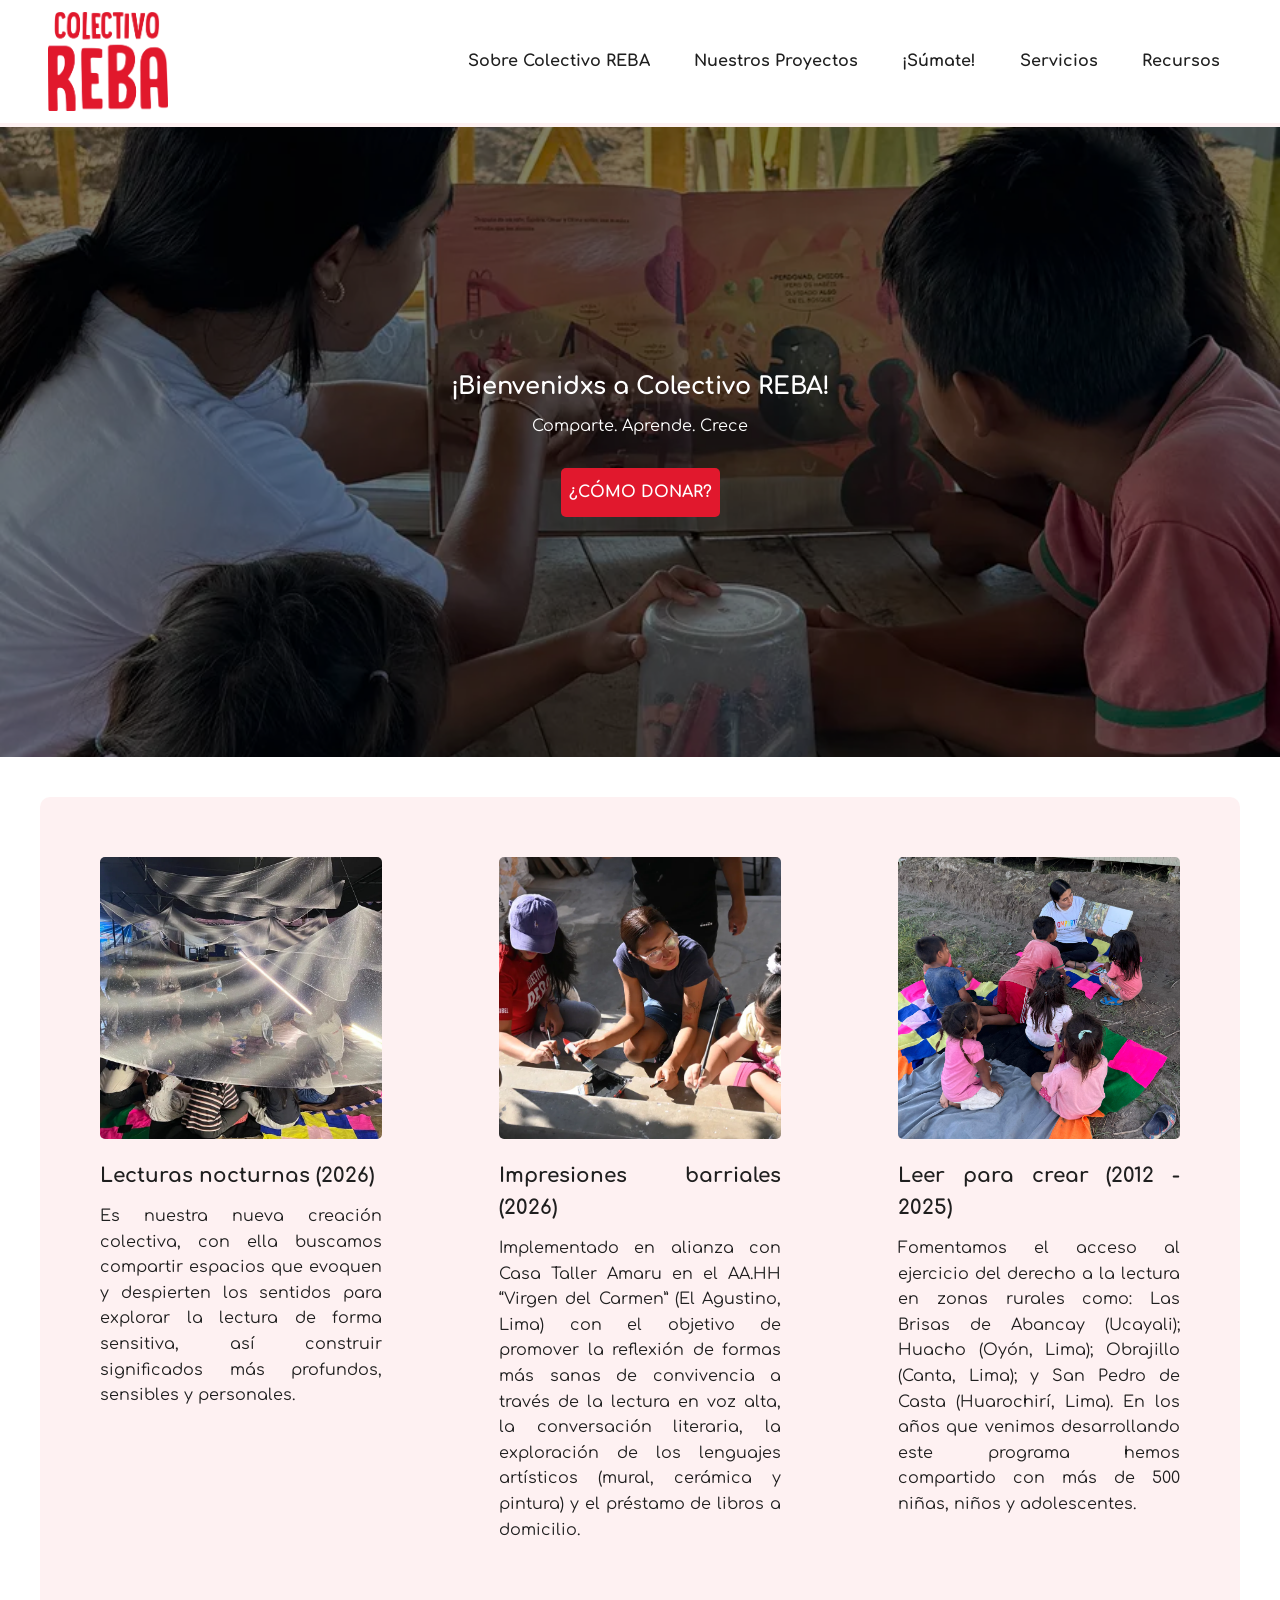
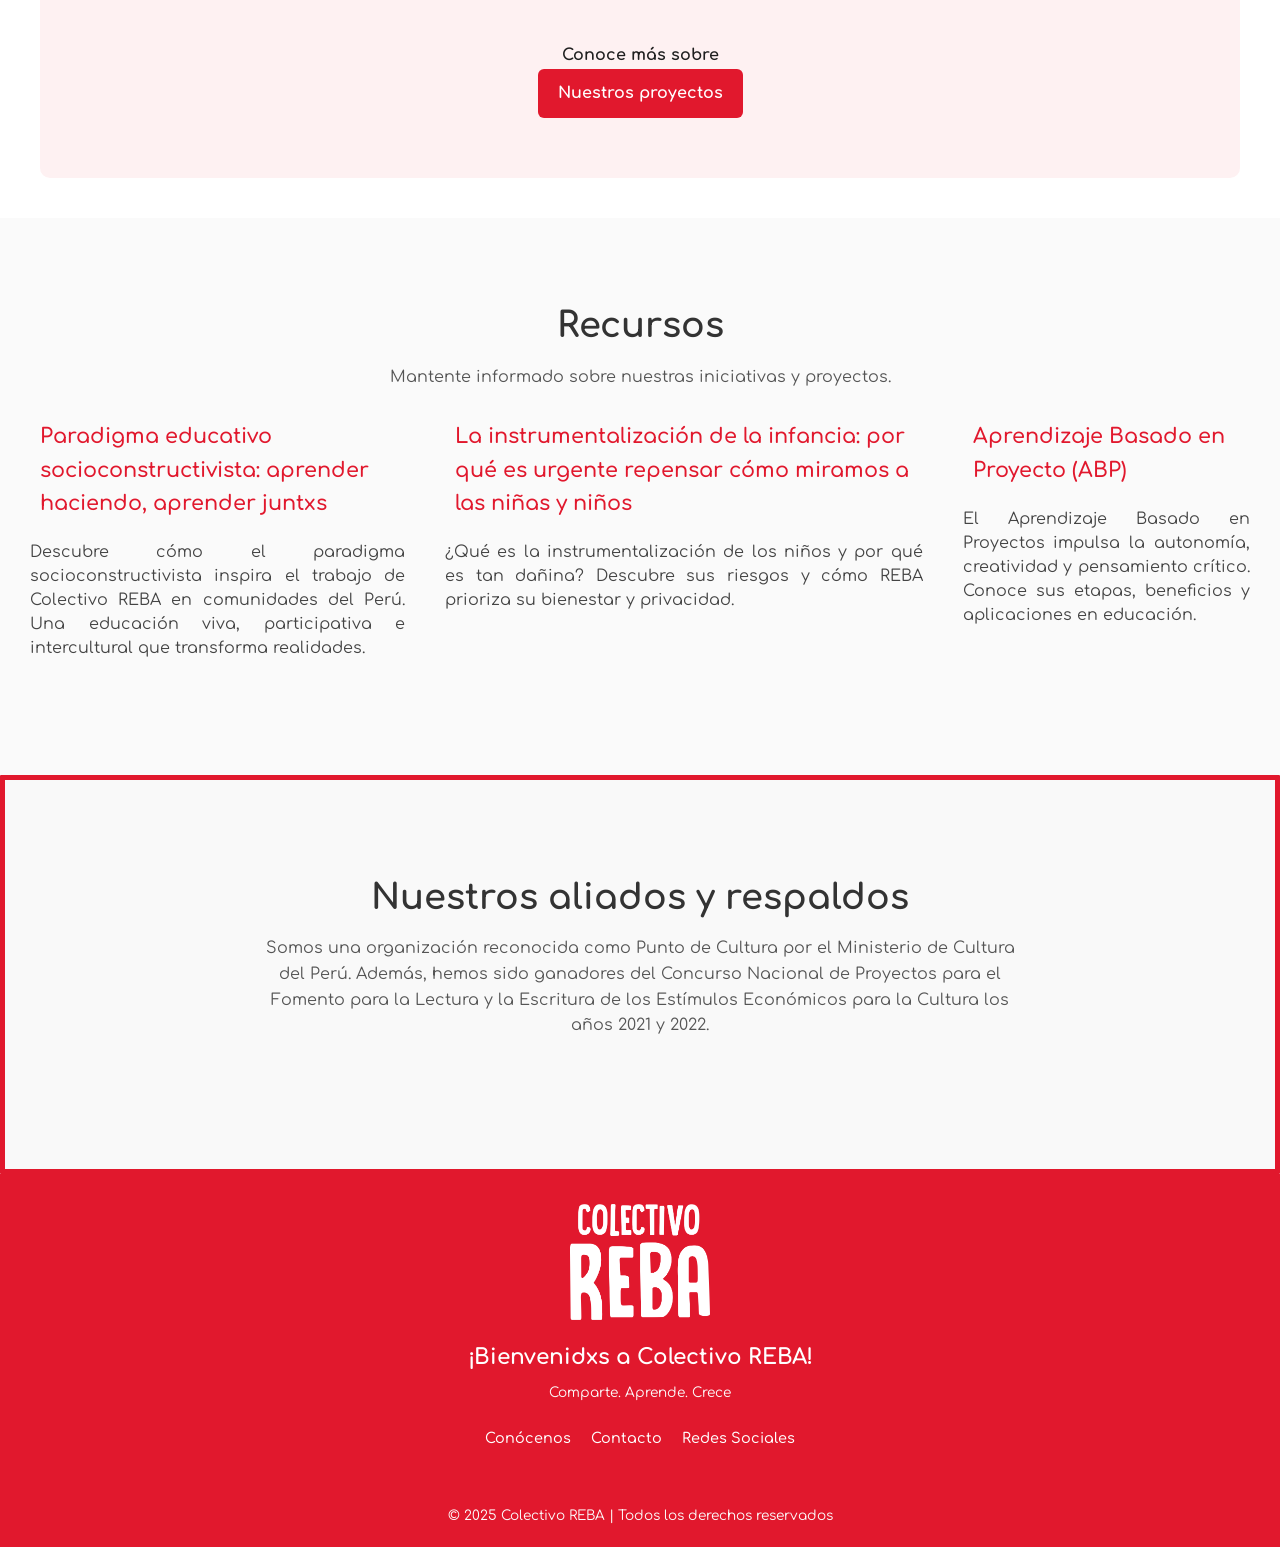
<file: index.html>
<!DOCTYPE html>
<html lang="es">

<head>
    <meta charset="UTF-8">
    <meta name="viewport" content="width=device-width, initial-scale=1.0">
    <meta name="description"
        content="Compartimos aprendizajes con niñas, niños y adolescentes de contextos complejos del Perú desde la horizontalidad, colectividad y diversidad.">
    <title>Colectivo REBA</title>
    <link rel="stylesheet" href="styles.css">
    <link rel="icon" type="image/png" href="assets-webp/LOGO REBA E1182D.webp">
    <link rel="preload" as="image" href="assets-webp/sumate.webp">
</head>

<body>

    <!-- Contenedor general -->


    <!-- Header -->
    <header>
        <div class="logo">

            <img src="assets-webp/LOGO REBA E1182D.webp" alt="Colectivo REBA" loading="lazy" width="180" height="60">

        </div>

        <button class="menu-toggle" aria-controls="main-nav" aria-expanded="false" aria-label="Abrir menú">
            <span class="hamburger"></span>
        </button>

        <nav id="main-nav" aria-hidden="true">
            <a href="quehacemos.html">Sobre Colectivo REBA</a>
            <a href="proyectos.html">Nuestros Proyectos</a>
            <a href="sumate.html">¡Súmate!</a>
            <a href="servicios.html">Servicios</a>
            <!-- <a href="mercadillo.html">Mercadillo REBA</a> -->
            <a href="recursos.html">Recursos</a>

        </nav>
    </header>

    <!-- Sección Hero -->
    <section class="hero hero-home">
        <div class="hero-content">
            <h1>¡Bienvenidxs a Colectivo REBA!</h1>
            <p>Comparte. Aprende. Crece</p>
            <a href="assets/Colectivo REBA - Entidad Perceptora de Donaciones.pdf" download class="button"
                id="open">¿Cómo donar?</a>
            <!-- <div class="modal-container" id="modal-container">
                <div class="modal">
                    <img src="assets-webp/dona.webp" alt="Somos perceptora de donaciones" loading="lazy" width="400" height="300">
                    <button class="button" id="close">CERRAR</button> -->
        </div>

        </div>
        </div>
        <!-- <img src="assets/IMG_9370.jpg" alt="Imagen Representativa"> -->
    </section>

    <!-- Sección de proyectos -->
    <section class="projects">
        <div class="cards">
            <div class="card">
                <img src="assets-webp/lecturas_noc_1.webp" alt="Lecturas nocturnas 2026" loading="lazy" width="400"
                    height="300">
                <h3> Lecturas nocturnas (2026) </h3>
                <p> Es nuestra nueva creación colectiva, con ella buscamos compartir espacios que evoquen y despierten
                    los sentidos para explorar la lectura de forma sensitiva, así construir significados más profundos,
                    sensibles y personales.</p>
            </div>
            <div class="card">
                <img src="assets-webp/impresiones_1.webp" alt="Impresiones barriales 2026" loading="lazy" width="400"
                    height="300">
                <h3> Impresiones barriales (2026) </h3>
                <p>Implementado en alianza con Casa Taller Amaru en el AA.HH “Virgen del Carmen” (El Agustino, Lima) con
                    el objetivo de promover la reflexión de formas más sanas de convivencia a través de la lectura en
                    voz alta, la conversación literaria, la exploración de los lenguajes artísticos (mural, cerámica y
                    pintura) y el préstamo de libros a domicilio.</p>
            </div>
            <div class="card">
                <img src="assets-webp/leerparacrear_principal.webp" alt="Leer para crear 2012-2025" loading="lazy" width="400"
                    height="300">
                <h3> Leer para crear (2012 - 2025)</h3>
                <p>Fomentamos el acceso al ejercicio del derecho a la lectura en zonas rurales como: Las Brisas de
                    Abancay (Ucayali); Huacho (Oyón, Lima); Obrajillo (Canta, Lima); y San Pedro de Casta (Huarochirí,
                    Lima). En los años que venimos desarrollando este programa hemos compartido con más de 500 niñas,
                    niños y adolescentes.</p>
            </div>
            <div class="project-info">
                <p> Conoce más sobre </p>
                <a href="proyectos.html" class="button">Nuestros proyectos</a>
            </div>

        </div>


    </section>

    <!-- Sección Newsletter -->
    <section class="newsletter">
        <a class="newsletter-link" href="recursos.html">
            <h2>Recursos</h2>
        </a>
        <p>Mantente informado sobre nuestras iniciativas y proyectos.</p>
        <div class="newsletter-container">
            <div class="newsletter-card">
                <!-- <div class="image-placeholder"></div> -->
                <a href="recursos.html">
                    <h3>Paradigma educativo socioconstructivista: aprender haciendo, aprender juntxs
                    </h3>
                </a>
                <p>Descubre cómo el paradigma socioconstructivista inspira el trabajo de Colectivo REBA en comunidades
                    del Perú. Una educación viva, participativa e intercultural que transforma realidades.</p>
            </div>
            <div class="newsletter-card">
                <!--  <div class="image-placeholder"></div> -->
                <a href="recursos.html">
                    <h3>La instrumentalización de la infancia: por qué es urgente repensar cómo miramos a las niñas y
                        niños</h3>
                </a>
                <p>¿Qué es la instrumentalización de los niños y por qué es tan dañina? Descubre sus riesgos y cómo REBA
                    prioriza su bienestar y privacidad.</p>
            </div>
            <div class="newsletter-card">
                <!--  <div class="image-placeholder"></div>-->
                <a href="recursos.html">
                    <h3>Aprendizaje Basado en Proyecto (ABP)</h3>
                </a>
                <p>El Aprendizaje Basado en Proyectos impulsa la autonomía, creatividad y pensamiento crítico. Conoce
                    sus etapas, beneficios y aplicaciones en educación.
                </p>
            </div>
        </div>
        <!-- <form class="newsletter-form">
                <input type="email" placeholder="Ingresa tu correo" required>
                <button type="submit" class="button">Suscribirme</button>
            </form> -->
    </section>
    <!-- Alianzas y respaldos  -->
    <section class="partnerships">
        <h2>Nuestros aliados y respaldos </h2>
        <p>Somos una organización reconocida como Punto de Cultura por el
            Ministerio de Cultura del Perú. Además, hemos sido ganadores del Concurso Nacional de Proyectos para el
            Fomento para la Lectura y la Escritura de los Estímulos Económicos para la Cultura los años 2021 y 2022.
        </p>
    </section>


    <!-- Pie de página -->
    <footer>
        <section class="donation-section hero">
            <div class="logo">
                <img src="assets-webp/LOGO REBA BLANCO.webp" alt="Colectivo REBA" loading="lazy" width="180"
                    height="60">
            </div>

            <div class="hero-content">
                <h1>¡Bienvenidxs a Colectivo REBA!</h1>
                <p>Comparte. Aprende. Crece</p>

                <!-- 🔹 NUEVOS LINKS -->
                <div class="footer-links">
                    <a href="quehacemos.html">Conócenos</a>
                    <a href="mailto:colectivo.reba@gmail.com">Contacto</a>
                    <a href="https://www.instagram.com/colectivo_reba/?hl=es" target="_blank">Redes Sociales</a>
                </div>

                <!-- <a href="#" class="button" id="open-footer">¡DONAR!</a> 
                <div class="modal-container" id="modal-container2">
                    <div class="modal">
                       
<img src="assets-webp/dona.webp" alt="Somos perceptora de donaciones" loading="lazy" width="400" height="300">
                        <button class="button" id="close-footer">CERRAR</button>-->
            </div>
            </div>
            </div>
        </section>

        <p>© 2025 Colectivo REBA | Todos los derechos reservados</p>
    </footer>



    <script src="script.js" defer></script>

</body>

</html>
</file>
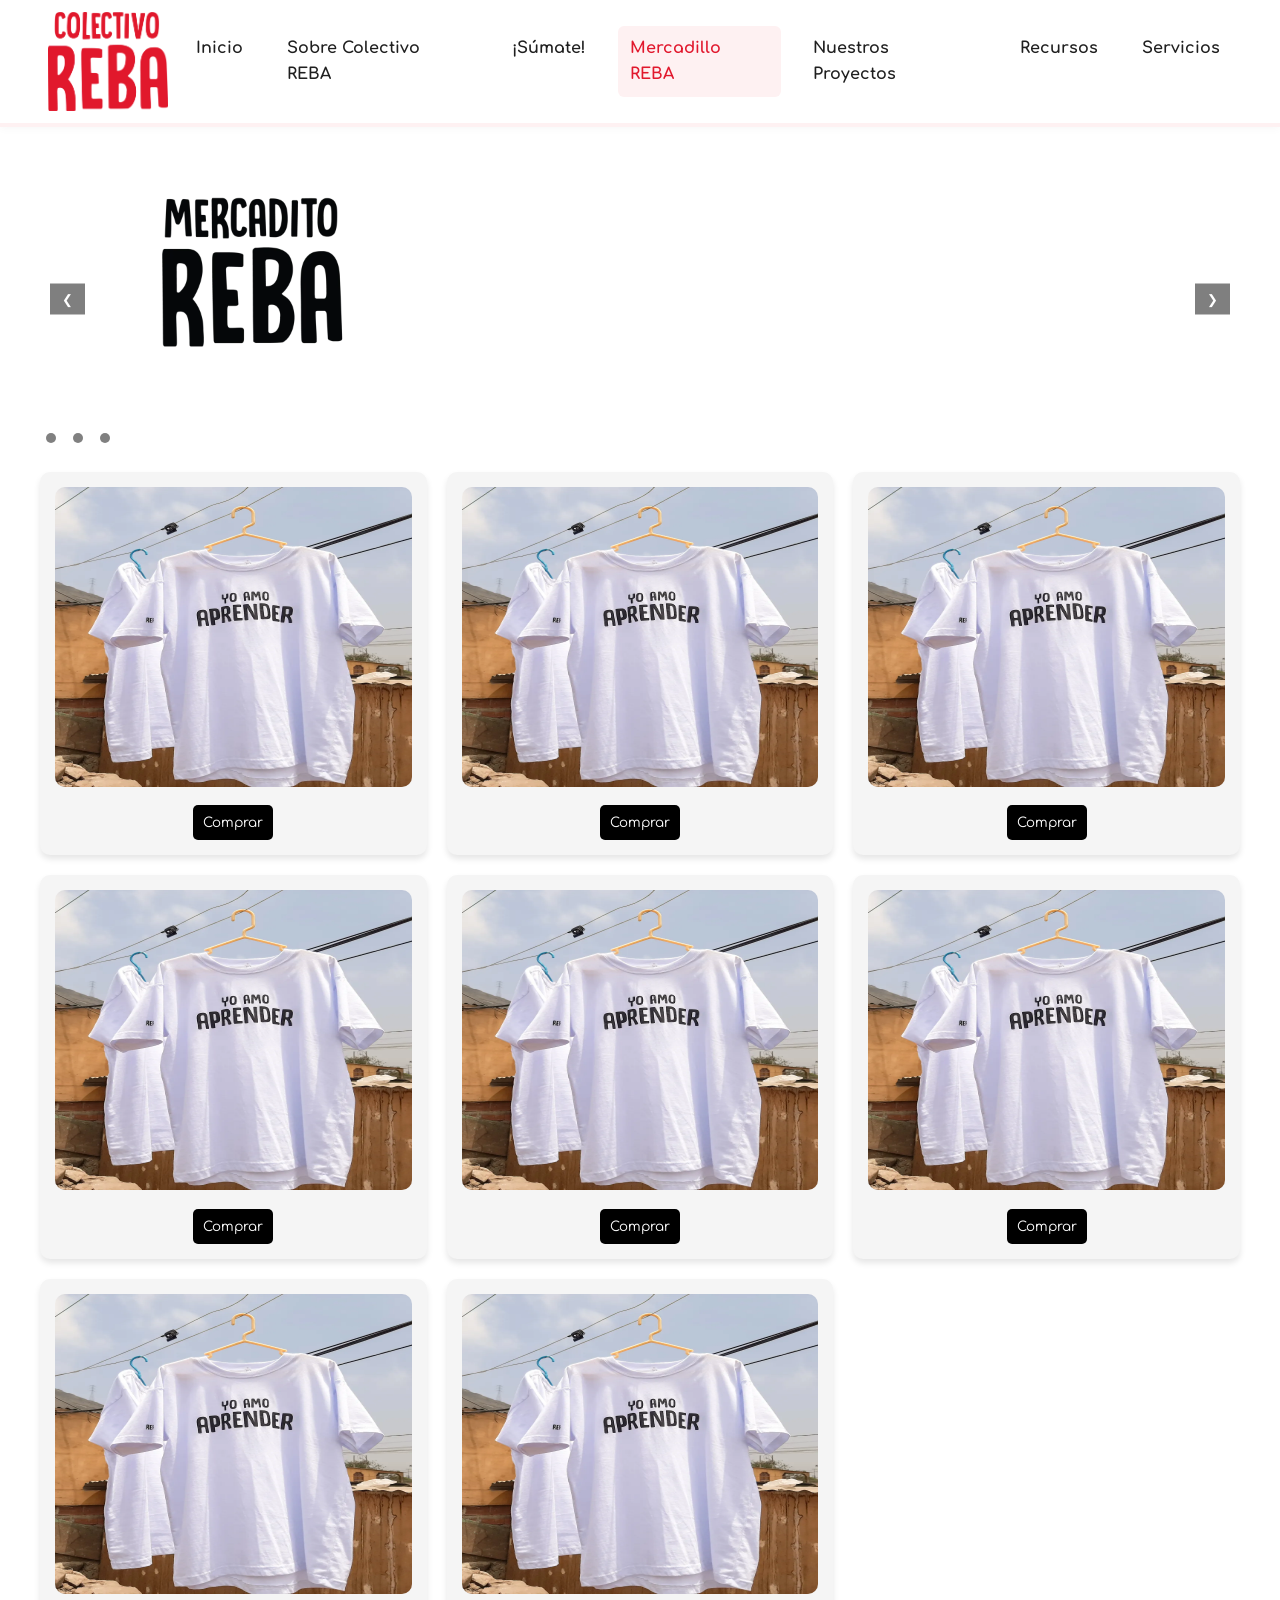
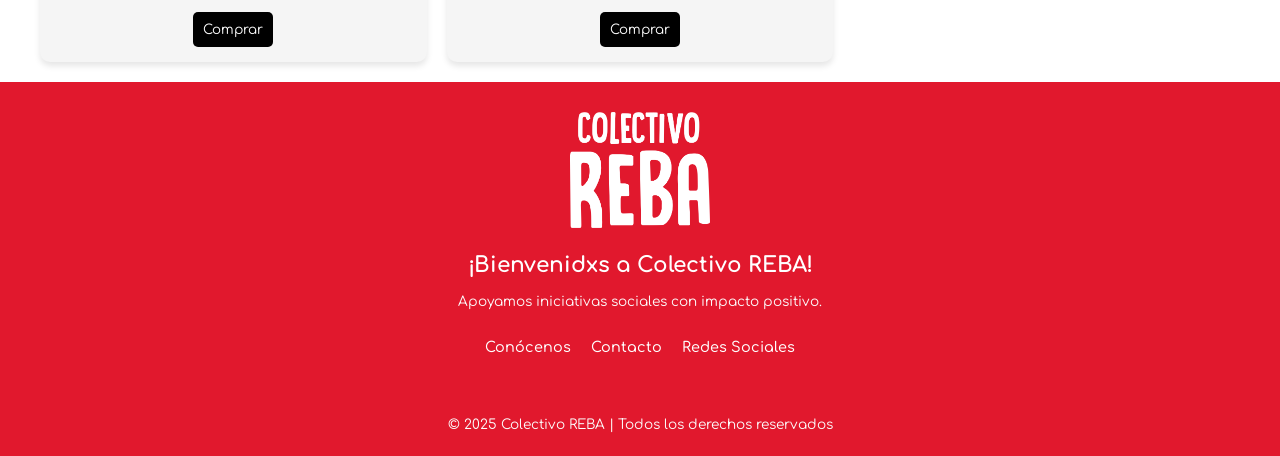
<file: mercadillo.html>
<!DOCTYPE html>
<html lang="es">

<head>
    <meta charset="UTF-8">
    <meta name="viewport" content="width=device-width, initial-scale=1.0">
    <meta name="description"
        content="Compartimos aprendizajes con niñas, niños y adolescentes de contextos complejos del Perú desde la horizontalidad, colectividad y diversidad.">

    <title>Mercadillo REBA</title>
    <link rel="stylesheet" href="styles.css">
    <link rel="icon" type="image/png" href="assets-webp/LOGO REBA E1182D.webp">

    <script defer src="script.js"></script>
</head>

<body>
    <header>
        <div class="logo">
            <img src="assets-webp/LOGO REBA E1182D.webp" alt="Colectivo REBA" loading="lazy" width="180" height="60">
        </div>
        <nav>
            <a href="index.html">Inicio</a>
              <a href="quehacemos.html">Sobre Colectivo REBA</a>
            <a href="sumate.html">¡Súmate!</a>
            <a href="mercadillo.html" class="active">Mercadillo REBA</a>
            <a href="proyectos.html">Nuestros Proyectos</a>
            <a href="recursos.html">Recursos</a>
            <a href="servicios.html">Servicios</a>

        </nav>
    </header>
    <!-- Carrusel de imágenes -->
    <section class="carousel">
        <div class="carousel-container">
            <div class="slide"><img src="assets-webp/Logo-01.webp" alt="Mercadillo REBA 1" loading="lazy" width="800" height="600"></div>
            <div class="slide"><img src="assets-webp/10 IMG_3825 editada.webp" alt="Mercadillo REBA 2" loading="lazy" width="800" height="600"></div>
            <div class="slide"><img src="assets-webp/1323.webp" alt="Mercadillo REBA 3" loading="lazy" width="800" height="600"></div>
        </div>
        <button class="prev" onclick="moveSlide(-1)">&#10094;</button>
        <button class="next" onclick="moveSlide(1)">&#10095;</button>
        <div class="dots">
            <span class="dot" onclick="currentSlide(0)"></span>
            <span class="dot" onclick="currentSlide(1)"></span>
            <span class="dot" onclick="currentSlide(2)"></span>
        </div>
    </section>

    <!-- Galería de productos -->
    <section class="products">
        <div class="product-grid">
            <div class="product">
                <img src="assets-webp/20211106_111913.webp" alt="Producto 1" loading="lazy" width="400" height="300">
                <button>Comprar</button>
            </div>
            <div class="product">
                <img src="assets-webp/20211106_111913.webp" alt="Producto 2" loading="lazy" width="400" height="300">
                <button>Comprar</button>
            </div>
            <!-- Agregar más productos aquí -->
            <div class="product">
                <img src="assets-webp/20211106_111913.webp" alt="Producto 3" loading="lazy" width="400" height="300">
                <button>Comprar</button>
            </div>
            <div class="product">
                <img src="assets-webp/20211106_111913.webp" alt="Producto 4" loading="lazy" width="400" height="300">
                <button>Comprar</button>
            </div>
            <div class="product">
                <img src="assets-webp/20211106_111913.webp" alt="Producto 5" loading="lazy" width="400" height="300">
                <button>Comprar</button>
            </div>

            <div class="product">
                <img src="assets-webp/20211106_111913.webp" alt="Producto 6" loading="lazy" width="400" height="300">
                <button>Comprar</button>
            </div>
            <div class="product">
                <img src="assets-webp/20211106_111913.webp" alt="Producto 7" loading="lazy" width="400" height="300">
                <button>Comprar</button>
            </div>
            <div class="product">
                <img src="assets-webp/20211106_111913.webp" alt="Producto 8" loading="lazy" width="400" height="300">
                <button>Comprar</button>
            </div>
        </div>
    </section>

    <!-- Sección de video -->
    <!-- <section class="video-section">
        <video controls>
            <source src="assets/PRESENTACIÓN MERCADITO REBA.mp4" type="video/mp4">
           
        </video>
    </section> -->

    <!-- Footer -->
    <!-- Pie de página -->
    <footer>
        <section class="donation-section hero">
            <div class="logo">
                <img src="assets-webp/LOGO REBA BLANCO.webp" alt="Colectivo REBA" loading="lazy" width="180" height="60">
            </div>

            <div class="hero-content">
                <h1>¡Bienvenidxs a Colectivo REBA!</h1>
                <p>Apoyamos iniciativas sociales con impacto positivo.</p>

                <!-- 🔹 NUEVOS LINKS -->
                <div class="footer-links">
                    <a href="quehacemos.html">Conócenos</a>
                    <a href="contacto.html">Contacto</a>
                    <a href="https://www.instagram.com/colectivo_reba/?hl=es" target="_blank">Redes Sociales</a>
                </div>

                <!-- <a href="#" class="button" id="open-footer">¡DONAR!</a>

      <div class="modal-container" id="modal-container2">
        <div class="modal">
          <img src="assets-webp/dona.webp" alt="Somos perceptora de donaciones" loading="lazy" width="400" height="300">
          <button class="button" id="close-footer">CERRAR</button>-->
            </div>
            </div>
            </div>
        </section>

        <p>© 2025 Colectivo REBA | Todos los derechos reservados</p>
    </footer>

</body>


</html>
</file>
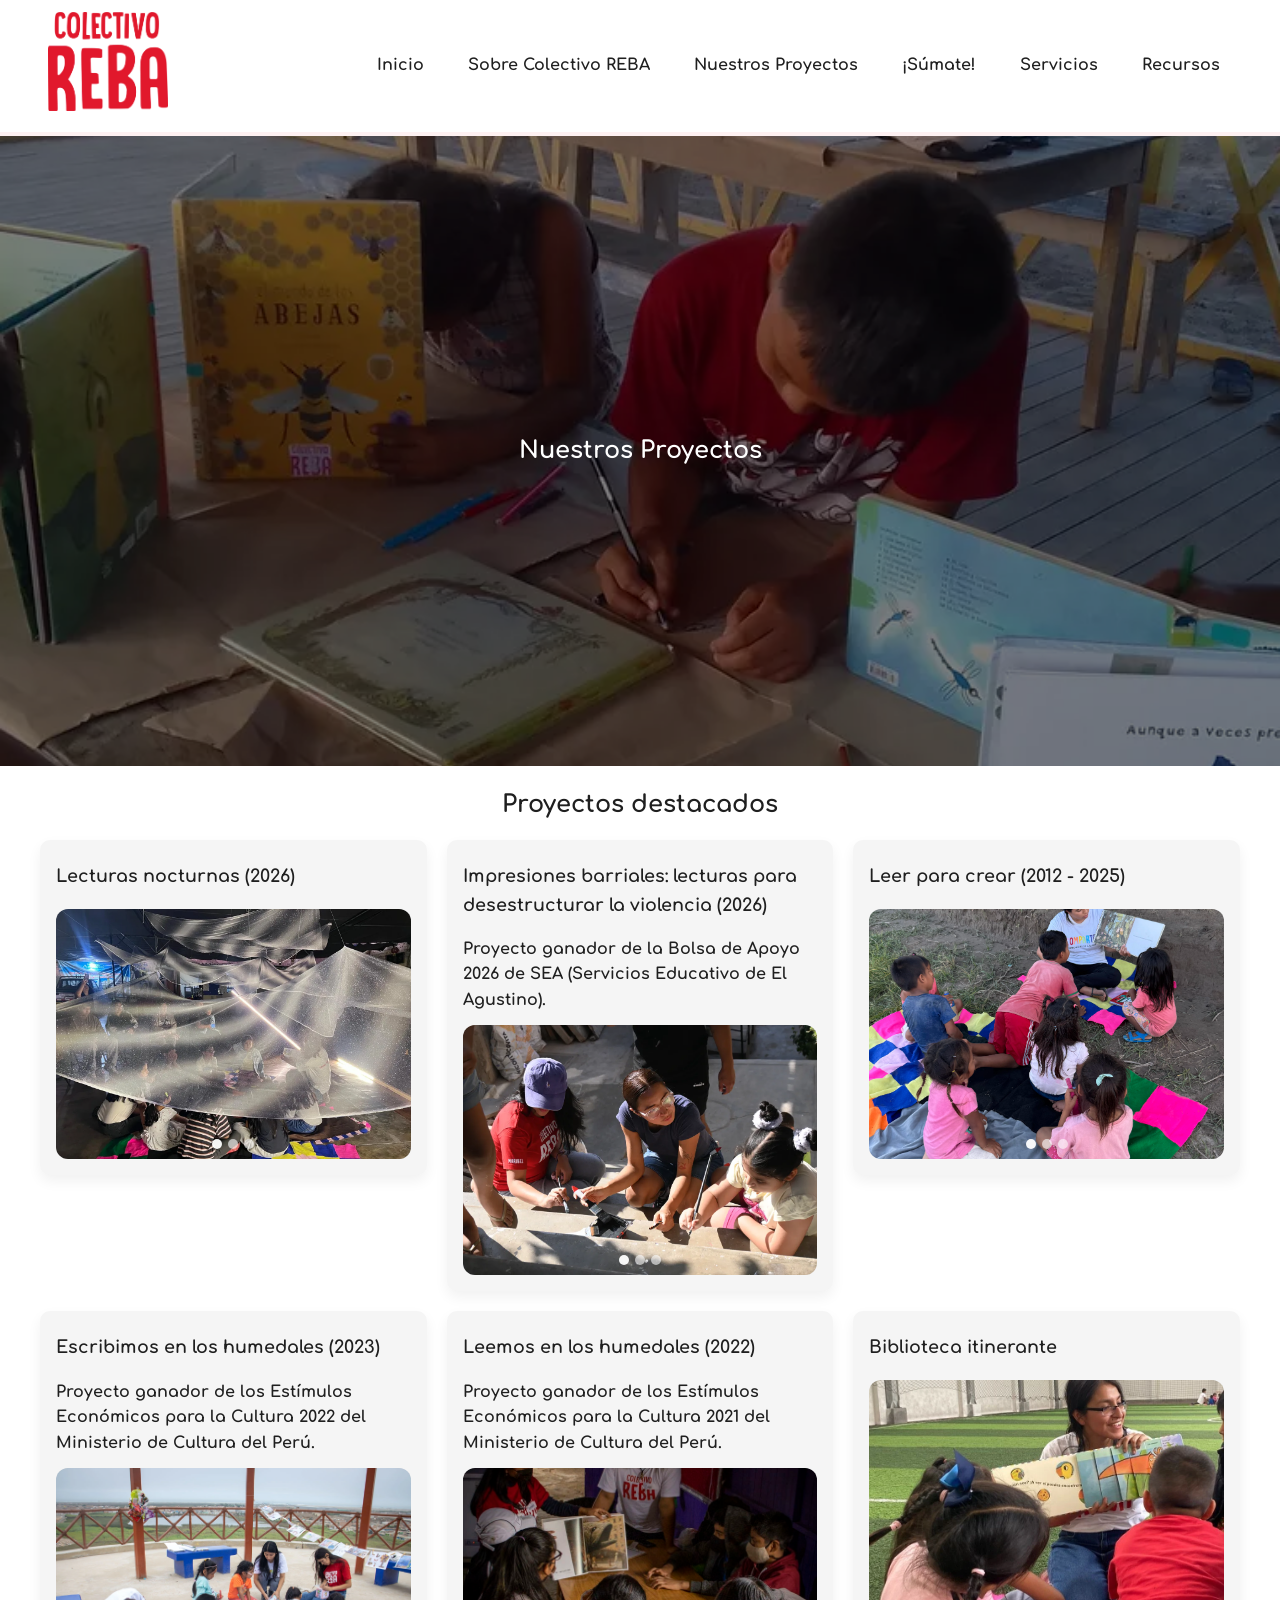
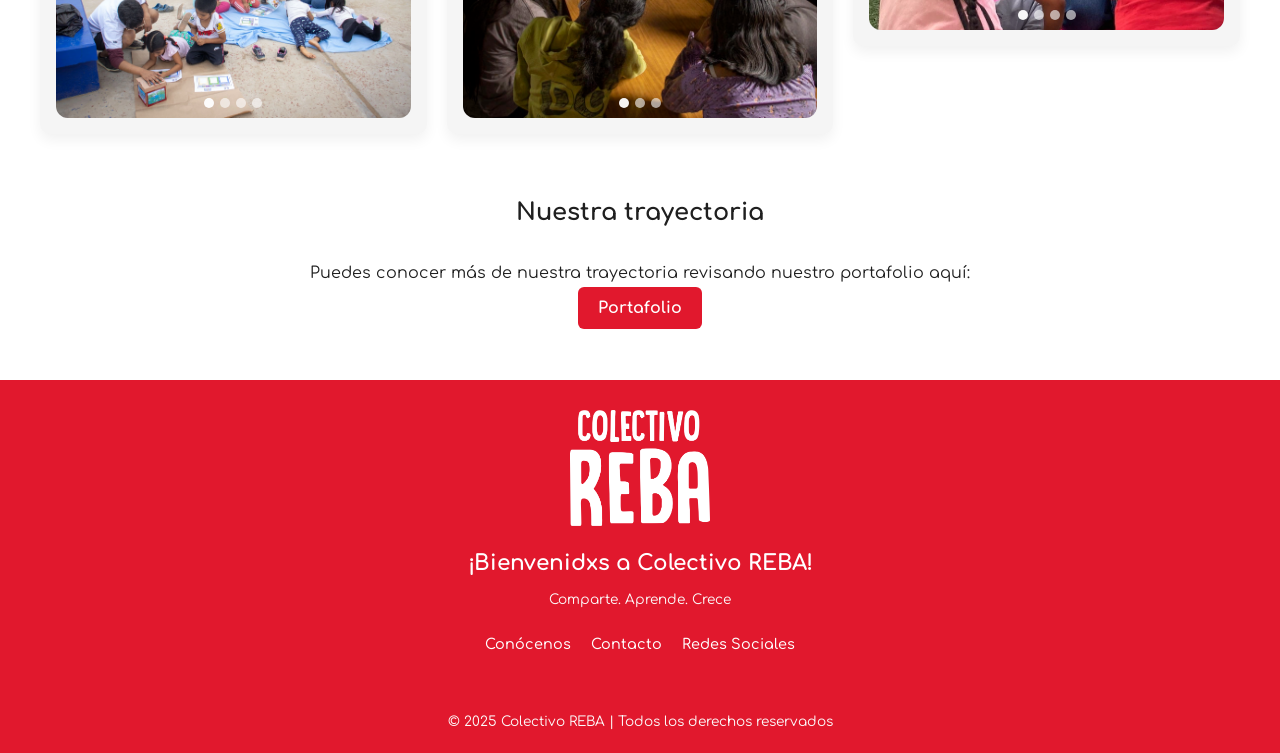
<file: proyectos.html>
<!DOCTYPE html>
<html lang="es">

<head>
    <meta charset="UTF-8">
    <meta name="viewport" content="width=device-width, initial-scale=1.0">
    <meta name="description"
        content="Compartimos aprendizajes con niñas, niños y adolescentes de contextos complejos del Perú desde la horizontalidad, colectividad y diversidad.">

    <title>Nuestros Proyectos - Colectivo REBA</title>
    <link rel="stylesheet" href="styles.css">
    <link rel="icon" type="image/png" href="assets-webp/LOGO REBA E1182D.webp">

</head>

<body>
    <header>
        <div class="logo">
            <a href="home.html" title="Ir a Inicio">
                <img src="assets-webp/LOGO REBA E1182D.webp" alt="Colectivo REBA" loading="lazy" width="180" height="60">
            </a>
        </div>

        <button class="menu-toggle" aria-controls="main-nav" aria-expanded="false" aria-label="Abrir menú">
            <span class="hamburger"></span>
        </button>

        <nav id="main-nav" aria-hidden="true">
            <a href="index.html">Inicio</a>
            <a href="quehacemos.html">Sobre Colectivo REBA</a>
            <a href="proyectos.html">Nuestros Proyectos</a>
            <a href="sumate.html">¡Súmate!</a>
            <a href="servicios.html">Servicios</a>
            <!-- <a href="mercadillo.html">Mercadillo REBA</a> -->
            <a href="recursos.html">Recursos</a>

        </nav>
    </header>

    <section class="hero hero2-home">
        <div class="hero-content">
            <h1>Nuestros Proyectos</h1>
        </div>
    </section>

    <main>
        <section id="projects" class="products">
            <h2 style="text-align:center; margin-bottom:16px;">Proyectos destacados</h2>
            <div class="product-grid">


                <!-- Proyecto  -->
                <article class="project" tabindex="0">
                    <h3>Lecturas nocturnas (2026)</h3>
                    <p class="short-desc">«Lecturas nocturnas» es nuestra nueva creación colectiva, con ella buscamos
                        compartir espacios que evoquen y despierten los sentidos para explorar la
                        lectura de forma sensitiva, así construir significados más profundos, sensibles
                        y personales.
                        Parte de un proceso de indagación para ampliar y recrear el concepto de
                        mediación lectora, a través de la incorporación de la experiencia sensorial,
                        más allá de lo exclusivamente verbal.
                        En esta primera edición las texturas, la luz, el sonido de vientos y el juego de
                        voces han sido nuestros acompañantes principales.</p>
                    <!-- Video embed -->
                    <div class="project-video">
                        <iframe src="https://youtube.com/embed/52Ry6LI83to?si=f_zbhWFC0GB-zWVX"
                            title="Lecturas nocturnas - Video Proyecto"
                            allow="accelerometer; autoplay; clipboard-write; encrypted-media; gyroscope; picture-in-picture"
                            allowfullscreen></iframe>
                    </div>
                    <div class="project-carousel" aria-hidden="false">
                        <div class="carousel-images">
                            <img src="assets-webp/lecturas_noc_1.webp" alt="Lecturas nocturnas - imagen 1" loading="lazy" width="400" height="300">
                            <img src="assets-webp/lecturas_noc_2.webp" alt="Lecturas nocturnas - imagen 2" loading="lazy" width="400" height="300">
                            <img src="assets-webp/lecturas_noc_3.webp" alt="Lecturas nocturnas - imagen 3" loading="lazy" width="400" height="300">
                        </div>
                        <div class="carousel-dots"></div>
                    </div>
                </article>

                <!-- Proyecto  -->
                <article class="project" tabindex="0">
                    <h3>Impresiones barriales: lecturas para desestructurar la violencia (2026)</h3>
                    <p class="short-desc">Implementado en alianza con Casa Taller Amaru en el AA.HH “Virgen del
                        Carmen” (El Agustino, Lima) con el objetivo de promover la reflexión de
                        formas más sanas de convivencia a través de la lectura en voz alta, la
                        conversación literaria, la exploración de los lenguajes artísticos (mural,
                        cerámica y pintura) y el préstamo de libros a domicilio.</p>

                    <span style="font-weight: bold;">Proyecto ganador de la Bolsa de Apoyo 2026 de SEA (Servicios
                        Educativo de El Agustino). </span>


                    <!-- Video embed -->
                    <!--   <div class="project-video">
                        <iframe src="https://youtube.com/embed/dZqCGx1CIjY?si=Ys9p39iRxvsEkipT" title="Impresiones barriales - Video Proyecto" 
                            allow="accelerometer; autoplay; clipboard-write; encrypted-media; gyroscope; picture-in-picture"
                            allowfullscreen></iframe>
                    </div> -->
                    <div class="project-carousel" aria-hidden="false">
                        <div class="carousel-images">
                            <img src="assets-webp/impresiones_1.webp" alt="Impresiones barriales - imagen 1" loading="lazy" width="400" height="300">
                            <img src="assets-webp/impresiones_2.webp" alt="Impresiones barriales - imagen 2" loading="lazy" width="400" height="300">
                            <img src="assets-webp/impresiones_3.webp" alt="Impresiones barriales - imagen 3" loading="lazy" width="400" height="300">
                        </div>
                        <div class="carousel-dots"></div>
                    </div>
                </article>

                <!-- Proyecto  -->
                <article class="project" tabindex="0">
                    <h3>Leer para crear (2012 - 2025)</h3>
                    <p class="short-desc">Fomentamos el acceso al ejercicio del derecho a la lectura en zonas rurales
                        como: Las Brisas de Abancay (Ucayali); Huacho (Oyón, Lima); Obrajillo (Canta, Lima); y San Pedro
                        de Casta (Huarochirí, Lima).
                        En los años que venimos desarrollando este programa hemos compartido con más de 500 niñas, niños
                        y adolescentes.</p>
                  <!--  <span style="font-weight: bold;">Proyecto ganador de la Bolsa de Apoyo 2026 de SEA (Servicios Educativos
del Agustino). </span> -->
                    <!-- Video embed -->
                    <div class="project-video">
                        <iframe src="https://youtube.com/embed/IWsNw1E54BE?si=y1tQ7cCfp7G2TOCa" title="Video Proyecto A"
                            allow="accelerometer; autoplay; clipboard-write; encrypted-media; gyroscope; picture-in-picture"
                            allowfullscreen></iframe>
                    </div>
                    <div class="project-carousel" aria-hidden="false">
                        <div class="carousel-images">
                            <img src="assets-webp/leerparacrear_principal.webp" alt="Leer para crear - imagen 1" loading="lazy" width="400" height="300">
                            <img src="assets-webp/IMG_0169.webp" alt="Leer para crear - imagen 2" loading="lazy" width="400" height="300">
                            <img src="assets-webp/IMG_0381.webp" alt="Leer para crear - imagen 3" loading="lazy" width="400" height="300">
                        </div>
                        <div class="carousel-dots"></div>
                    </div>
                </article>

                <!-- Proyecto  -->
                <article class="project" tabindex="0">
                    <h3>Escribimos en los humedales (2023)</h3>
                    <p class="short-desc">Fortalecimos la conversación literaria y escritura desde la reflexión sobre el
                        cuidado del medio ambiente y la interculturalidad.
                        Participaron 75 niñas, niños y adolescentes del AA.HH. “El mirador de los humedales”
                        (Ventanilla, Callao) quienes crearon 4 libros cartoneros colectivos.
                        El préstamo de libros a domicilio por parte de las niñas y niños fue un servicio con alta
                        demanda.
                    </p>
                <span style="font-weight: bold;">Proyecto ganador de los Estímulos Económicos para la Cultura 2022 del Ministerio de Cultura del Perú.</span>
                    
                    <!-- Video embed -->
                    <div class="project-video">
                        <iframe
                            src="https://www.youtube.com/embed/zhJpsRaVnuw?si=eZxFd1UGyN8yAROW"
                            title="YouTube video player" frameborder="0"
                            allow="accelerometer; autoplay; clipboard-write; encrypted-media; gyroscope; picture-in-picture; web-share"
                            referrerpolicy="strict-origin-when-cross-origin" allowfullscreen></iframe>
                    </div>
                    <div class="project-carousel" aria-hidden="false">
                        <div class="carousel-images">
                            <img src="assets-webp/escribimos_principal.webp" alt="Escribimos en los humedales - imagen 1" loading="lazy" width="400" height="300">
                            <img src="assets-webp/IMG_8813.webp" alt="Escribimos en los humedales - imagen 2" loading="lazy" width="400" height="300">
                            <img src="assets-webp/IMG_8856.webp" alt="Escribimos en los humedales - imagen 3" loading="lazy" width="400" height="300">
                            <img src="assets-webp/IMG_8851.webp" alt="Escribimos en los humedales - imagen 3" loading="lazy" width="400" height="300">
                        </div>
                        <div class="carousel-dots"></div>
                    </div>
                </article>

                <!-- Proyecto  -->
                <article class="project" tabindex="0">
                    <h3>Leemos en los humedales (2022)</h3>
                    <p class="short-desc">Promovimos la conversación literaria a través de libros que permiten la
                        reflexión sobre la igualdad de género, el bien común, la interculturalidad y el cuidado del
                        medio ambiente.
                        Participaron 60 niñas, niños y adolescentes del AA.HH. “El mirador de los humedales”
                        (Ventanilla, Callao).
                        El alto nivel de demanda de préstamo de libros a domicilio por parte de las niñas y niños superó
                        nuestras expectativas.
                    </p>
                    <span style="font-weight: bold;">Proyecto ganador de los Estímulos Económicos para la Cultura 2021 del Ministerio de Cultura del Perú.</span>

                    <!-- Video embed -->
                    <div class="project-video">
                        <iframe
                            src="https://www.youtube.com/embed/P_DHV9_FUM4?si=5PNYZibwAADsRwXQ"
                            title="YouTube video player" frameborder="0"
                            allow="accelerometer; autoplay; clipboard-write; encrypted-media; gyroscope; picture-in-picture; web-share"
                            referrerpolicy="strict-origin-when-cross-origin" allowfullscreen></iframe>
                    </div>
                    <div class="project-carousel" aria-hidden="false">
                        <div class="carousel-images">
                            <img src="assets-webp/leemos_prinicpal.webp" alt="Leemos en los humedales - imagen 1" loading="lazy" width="400" height="300">
                            <img src="assets-webp/IMG_3879.webp" alt="Leemos en los humedales - imagen 2" loading="lazy" width="400" height="300">
                            <img src="assets-webp/IMG_3642.webp" alt="Leemos en los humedales - imagen 3" loading="lazy" width="400" height="300">
                        </div>
                        <div class="carousel-dots"></div>
                    </div>
                </article>

                <!-- Proyecto  -->
                <article class="project" tabindex="0">
                    <h3>Biblioteca itinerante</h3>
                    <p class="short-desc">Cumplimos el rol de biblioteca itinerante al compartir experiencias lectoras
                        con niñas, niños y adolescentes que viven en comunidades rurales y periféricas, donde hay un
                        escaso acceso al ejercicio del derecho a la lectura.

                    </p>

                    <div class="project-carousel" aria-hidden="false">
                        <div class="carousel-images">
                            <img src="assets-webp/biblioteca_principal.webp" alt="Biblioteca itinerante - imagen 1" loading="lazy" width="400" height="300">
                            <img src="assets-webp/IMG_3838.webp" alt="Biblioteca itinerante - imagen 2" loading="lazy" width="400" height="300">
                            <img src="assets-webp/w260823.webp" alt="Biblioteca itinerante - imagen 3" loading="lazy" width="400" height="300">
                            <img src="assets-webp/w260510.webp" alt="Biblioteca itinerante - imagen 4" loading="lazy" width="400" height="300">
                        </div>
                        <div class="carousel-dots"></div>
                    </div>
                </article>



            </div>
        </section>


        <section class="steps">
            <h2>Nuestra trayectoria</h2>
            <section class="step-container library">
                <div class="library-content trayectoria">
                    <p>Puedes conocer más de nuestra trayectoria revisando nuestro portafolio aquí:</p>
                    <a href="https://www.canva.com/design/DAFPiLnSTw8/tW7PGXXbkGzk3rpBKXJs9w/view?utm_content=DAFPiLnSTw8&utm_campaign=designshare&utm_medium=link&utm_source=viewer"
                        class="button" target="_blank" rel="noopener noreferrer">Portafolio</a>
                </div>
            </section>
        </section>
        <div class="project-modal" id="project-modal">
            <div class="project-modal-content">
                <button class="modal-close" id="modal-close">&times;</button>
                <div class="project-modal-images" id="modal-images"></div>
                <div class="project-modal-video" id="modal-video"></div>
                <h2 id="modal-title"></h2>
                <p id="modal-desc"></p>
            </div>
        </div>
    </main>

    <footer>
        <section class="donation-section hero">
            <div class="logo">
                <img src="assets-webp/LOGO REBA BLANCO.webp" alt="Colectivo REBA" loading="lazy" width="180" height="60">
            </div>

            <div class="hero-content">
                <h1>¡Bienvenidxs a Colectivo REBA!</h1>
                <p>Comparte. Aprende. Crece</p>

                <!-- 🔹 NUEVOS LINKS -->
                <div class="footer-links">
                    <a href="quehacemos.html">Conócenos</a>
                    <a href="mailto:colectivo.reba@gmail.com">Contacto</a>
                    <a href="https://www.instagram.com/colectivo_reba/?hl=es" target="_blank">Redes Sociales</a>
                </div>

                <!-- <a href="#" class="button" id="open-footer">¡DONAR!</a>

       <div class="modal-container" id="modal-container2">
          <div class="modal">
           <img src="assets-webp/dona.webp" alt="Somos perceptora de donaciones" loading="lazy" width="400" height="300">
            <button class="button" id="close-footer">CERRAR</button>-->
            </div>
            </div>
            </div>
        </section>

        <p>© 2025 Colectivo REBA | Todos los derechos reservados</p>
    </footer>


    <script src="script.js" defer></script>
</body>

</html>
</file>
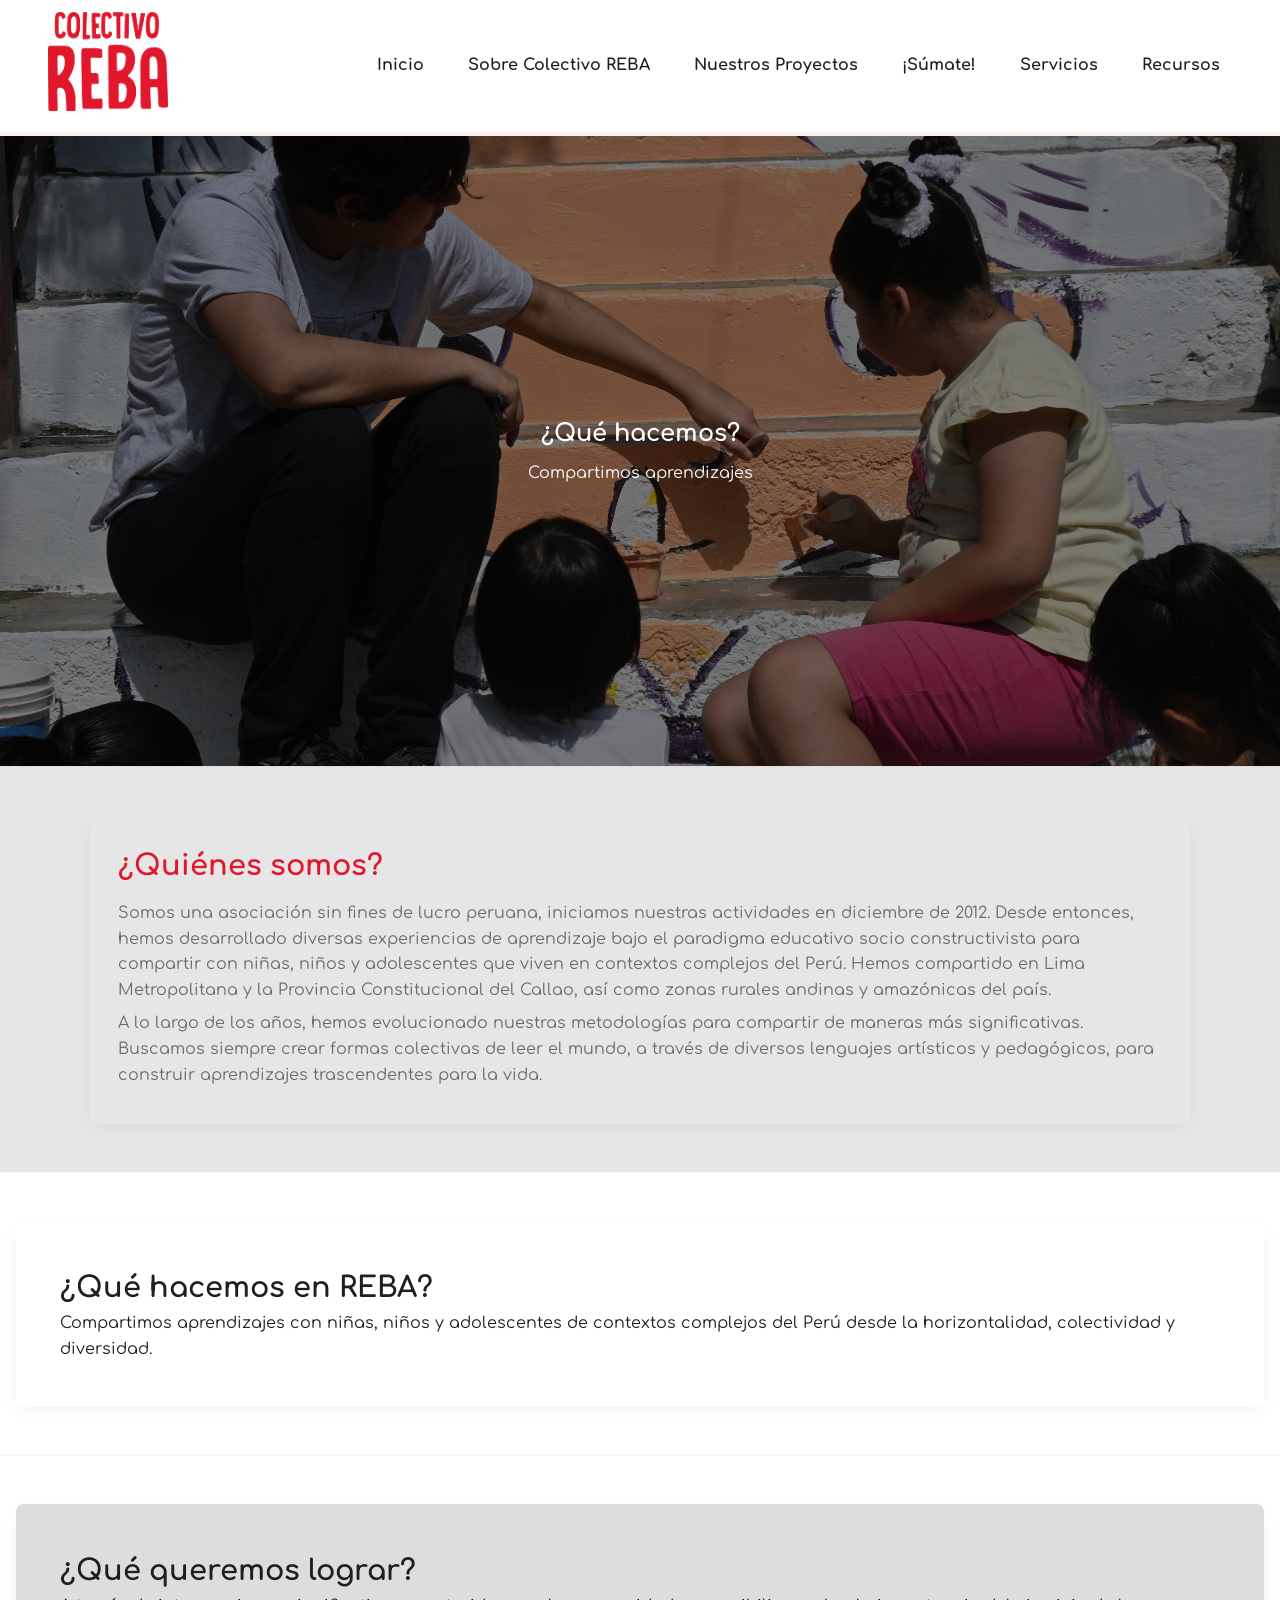
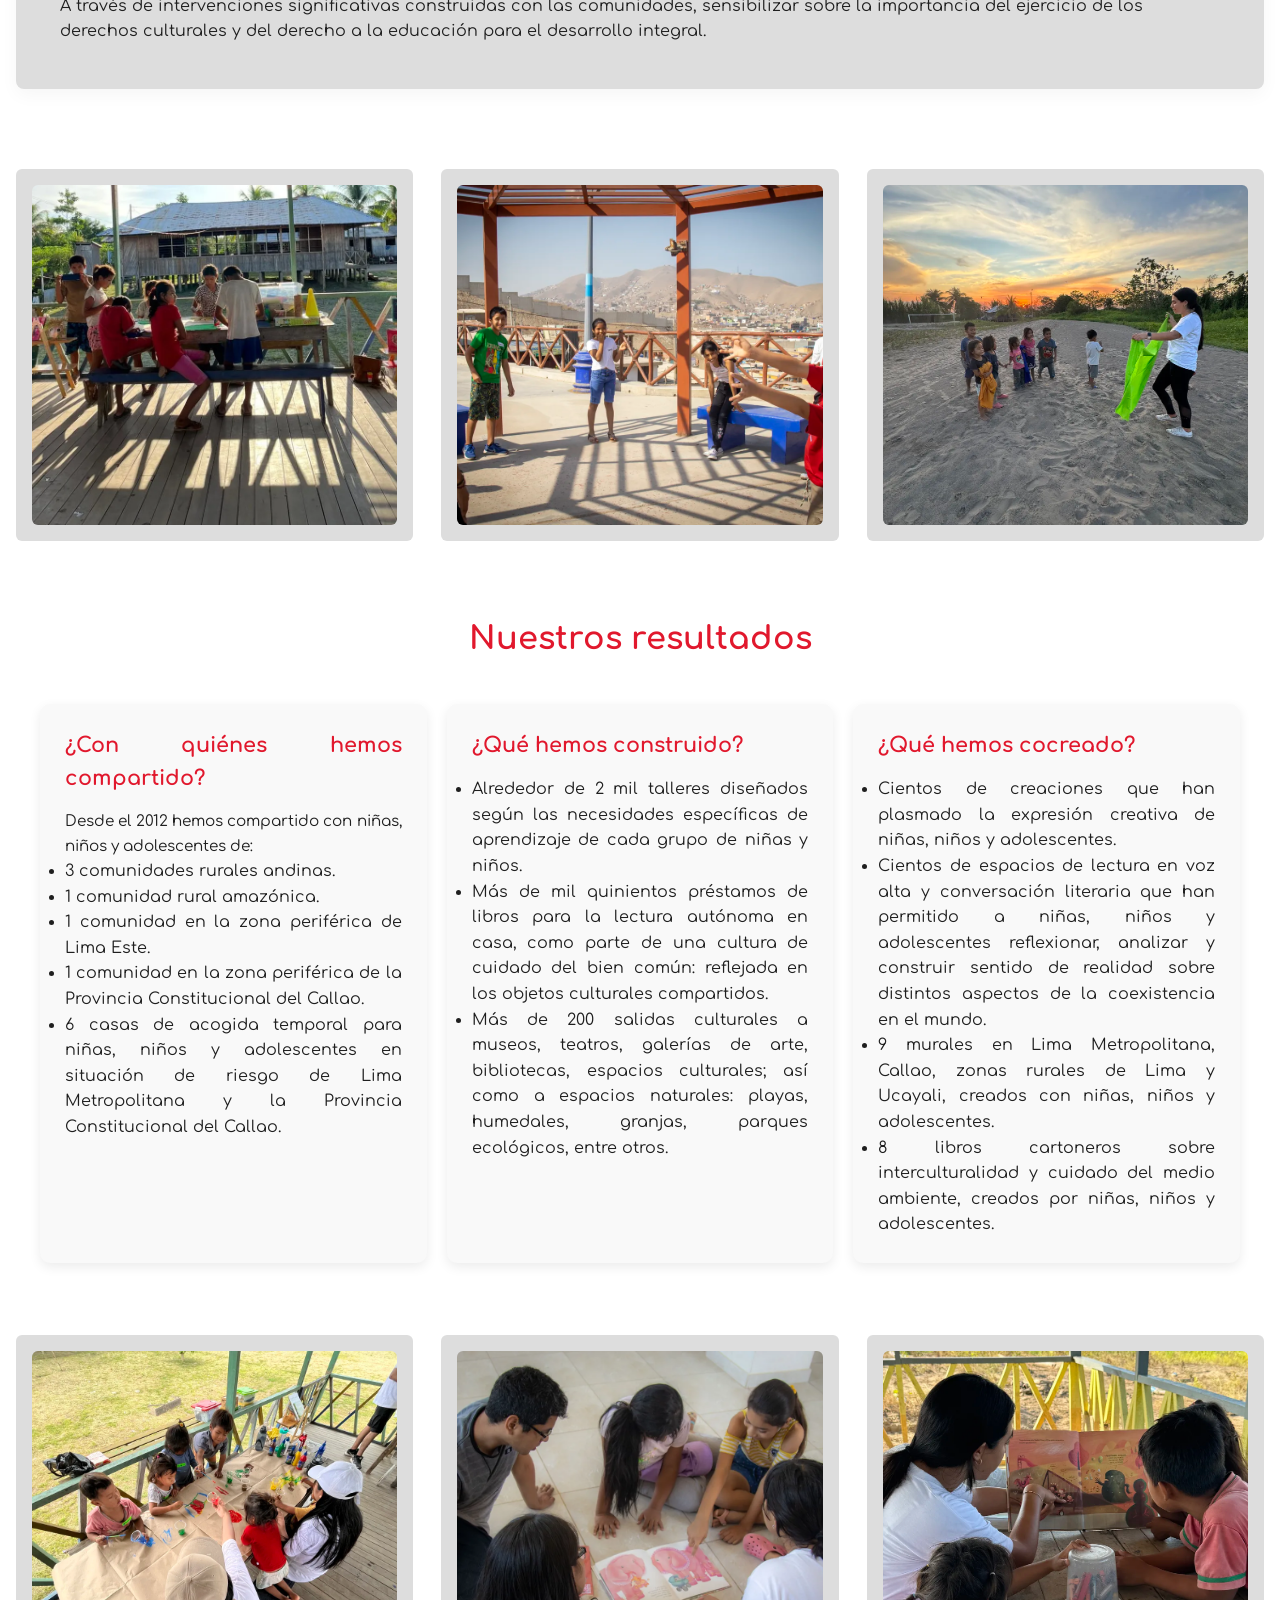
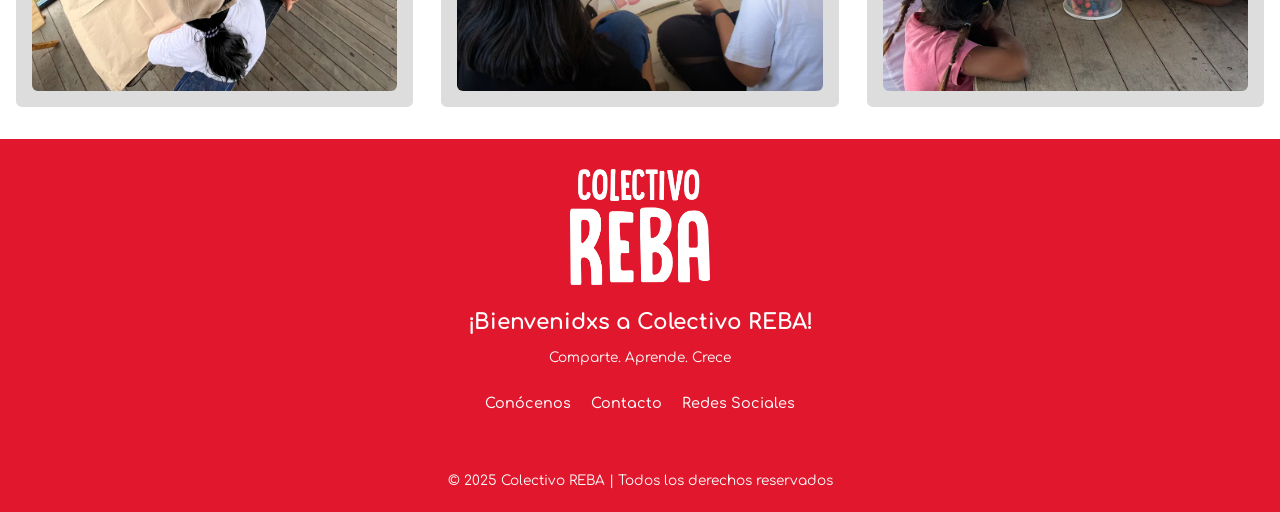
<file: quehacemos.html>
<!DOCTYPE html>
<html lang="es">

<head>
    <meta charset="UTF-8">
    <meta name="viewport" content="width=device-width, initial-scale=1.0">
    <meta name="description"
        content="Compartimos aprendizajes con niñas, niños y adolescentes de contextos complejos del Perú desde la horizontalidad, colectividad y diversidad.">

    <title>Colectivo REBA</title>
    <link rel="stylesheet" href="styles.css">
    <link rel="icon" type="image/png" href="assets-webp/LOGO REBA E1182D.webp">

</head>

<body>
    <header>
        <div class="logo">
            <a href="home.html" title="Ir a Inicio">
                <img src="assets-webp/LOGO REBA E1182D.webp" alt="Colectivo REBA" loading="lazy" width="180" height="60">
            </a>
        </div>

        <button class="menu-toggle" aria-controls="main-nav" aria-expanded="false" aria-label="Abrir menú">
            <span class="hamburger"></span>
        </button>

        <nav id="main-nav" aria-hidden="true">
            <a href="index.html">Inicio</a>
            <a href="quehacemos.html">Sobre Colectivo REBA</a>
            <a href="proyectos.html">Nuestros Proyectos</a>
            <a href="sumate.html">¡Súmate!</a>
            <a href="servicios.html">Servicios</a>
            <!-- <a href="mercadillo.html">Mercadillo REBA</a> -->
            <a href="recursos.html">Recursos</a>
        </nav>
    </header>

    <!-- Sección Hero -->
    <section class="hero hero5-home">
        <div class="hero-content">
            <h1> ¿Qué hacemos? </h1>
            <p> Compartimos aprendizajes</p>
            <!--  <a href="#" class="button" id="open">¿Cómo donar?</a>
            <div class="modal-container" id="modal-container">
                <div class="modal">
<img src="assets-webp/dona.webp" alt="Somos perceptora de donaciones" loading="lazy" width="400" height="300">
                    <button class="button" id="close">CERRAR</button> 
        </div>

        </div>
        </div>
        <!-- <img src="assets/IMG_9370.jpg" alt="Imagen Representativa"> -->
    </section>

    <section class="about">
        <div class="about-content">
            <h2>¿Quiénes somos?</h2>
            <p>Somos una asociación sin fines de lucro peruana, iniciamos nuestras actividades en diciembre de 2012. Desde entonces, hemos desarrollado diversas experiencias de aprendizaje bajo el paradigma educativo socio constructivista para compartir con niñas, niños y adolescentes que viven en contextos complejos del Perú. Hemos compartido en Lima Metropolitana y la Provincia Constitucional del Callao, así como zonas rurales andinas y amazónicas del país.</p>
<p>A lo largo de los años, hemos evolucionado nuestras metodologías para compartir de maneras más significativas. Buscamos siempre crear formas colectivas de leer el mundo, a través de diversos lenguajes artísticos y pedagógicos, para construir aprendizajes trascendentes para la vida.
</p>
         <!--  <p>Colectivo REBA es una asociación sin fines de lucro peruana que inició sus actividades en diciembre de
                2012. Desde entonces, hemos desarrollado diversas experiencias de aprendizaje bajo el paradigma
                educativo socio-constructivista, trabajando con niñas, niños y adolescentes en contextos complejos en
                Lima Metropolitana, la Provincia Constitucional del Callao y zonas rurales de Oyón, Huarochirí, Canta y
                Ucayali.</p>
            <p>A lo largo de los años, hemos evolucionado nuestras metodologías para compartir conocimientos de manera
                más efectiva, buscando siempre crear formas colectivas de leer el mundo a través de diversos lenguajes
                artísticos y pedagógicos, con el objetivo de construir aprendizajes significativos para la vida.</p>--> 
        </div>


    </section>

    <section class="mission">
        <div class="mission-content">
            <h2>¿Qué hacemos en REBA?</h2>
            <p>Compartimos aprendizajes con niñas, niños y adolescentes de contextos complejos del Perú desde la
                horizontalidad, colectividad y diversidad.</p>
        </div>
    </section>

    <section class="vision">
        <div class="vision-content">
            <h2>¿Qué queremos lograr?</h2>
            <p>A través de intervenciones significativas construidas con las comunidades, sensibilizar sobre la importancia del ejercicio de los derechos culturales y del derecho a la educación para el desarrollo integral.</p>
           
        </div>
    </section>
    <section class="image-section">
        <div class="image-box">
            <img src="assets-webp/quehacemos 1.webp" alt="Qué hacemos 1" class="half-moon" loading="lazy" width="600" height="400">
        </div>
        <div class="image-box">
            <img src="assets-webp/quehacemos2.webp" alt="Qué hacemos 2" class="half-moon" loading="lazy" width="600" height="400">
        </div>
        <div class="image-box">
            <img src="assets-webp/quehacemos3.webp" alt="Qué hacemos 3" class="half-moon" loading="lazy" width="600" height="400">
        </div>
    </section>

<section class="impact">
        <h2>Nuestros resultados</h2>
        <div class="impact-grid">
            <div class="impact-card">
                <h3>¿Con quiénes hemos compartido?</h3>
                <p>Desde el 2012 hemos compartido con niñas, niños y adolescentes de: </p>
                <ul>
                    <li>3 comunidades rurales andinas. </li>
                    <li> 1 comunidad rural amazónica.</li>
                     <li> 1 comunidad en la zona periférica de Lima Este.</li>
                     <li> 1 comunidad en la zona periférica de la Provincia Constitucional del Callao.</li>
                     <li> 6 casas de acogida temporal para niñas, niños y adolescentes en situación de riesgo de Lima Metropolitana y la Provincia Constitucional del Callao.</li>
                </ul>
            </div>
            <div class="impact-card">
                <h3>¿Qué hemos construido?</h3>
                <ul>
                    <li>Alrededor de 2 mil talleres diseñados según las necesidades específicas de aprendizaje de cada grupo de niñas y niños.</li>
                    <li>Más de mil quinientos préstamos de libros para la lectura autónoma en casa, como parte de una cultura de cuidado del bien común: reflejada en los objetos culturales compartidos.</li>
                    <li>Más de 200 salidas culturales a museos, teatros, galerías de arte, bibliotecas, espacios culturales; así como a espacios naturales: playas, humedales, granjas, parques ecológicos, entre otros.</li>
                </ul>
            </div>
            <div class="impact-card">
                <h3>¿Qué hemos cocreado?</h3>
                <ul>
                    <li>Cientos de creaciones que han plasmado la expresión creativa de niñas, niños y adolescentes.</li>
                    <li>Cientos de espacios de lectura en voz alta y conversación literaria que han permitido a niñas, niños y adolescentes reflexionar, analizar y construir sentido de realidad sobre distintos aspectos de la coexistencia en el mundo.</li>
                    <li>9 murales en Lima Metropolitana, Callao, zonas rurales de Lima y Ucayali, creados con niñas, niños y adolescentes.</li>
                    <li>8 libros cartoneros sobre interculturalidad y cuidado del medio ambiente, creados por niñas, niños y adolescentes.</li>
                </ul>
                
            </div>
        </div>
    </section>

    <section class="image-section">
        <div class="image-box">
            <img src="assets-webp/enfoque1.webp" alt="Enfoque 1" class="half-moon" loading="lazy" width="600" height="400">
        </div>
        <div class="image-box">
            <img src="assets-webp/enfoque2.webp" alt="Enfoque 2" class="half-moon" loading="lazy" width="600" height="400">
        </div>
        <div class="image-box">
            <img src="assets-webp/enfoque3.webp" alt="Enfoque 3" class="half-moon" loading="lazy" width="600" height="400">
        </div>
    </section>

    <footer>
        <section class="donation-section hero">
            <div class="logo">
                <img src="assets-webp/LOGO REBA BLANCO.webp" alt="Colectivo REBA" loading="lazy" width="180" height="60">
            </div>

            <div class="hero-content">
                <h1>¡Bienvenidxs a Colectivo REBA!</h1>
                <p>Comparte. Aprende. Crece</p>

                <!-- 🔹 NUEVOS LINKS -->
                <div class="footer-links">
                    <a href="quehacemos.html">Conócenos</a>
                    <a href="mailto:colectivo.reba@gmail.com">Contacto</a>
                    <a href="https://www.instagram.com/colectivo_reba/?hl=es" target="_blank">Redes Sociales</a>
                </div>

                <!-- <a href="#" class="button" id="open-footer">¡DONAR!</a>

       <div class="modal-container" id="modal-container2">
          <div class="modal">
           <img src="assets-webp/dona.webp" alt="Somos perceptora de donaciones" loading="lazy" width="400" height="300">
            <button class="button" id="close-footer">CERRAR</button>-->
            </div>
            </div>
            </div>
        </section>

        <p>© 2025 Colectivo REBA | Todos los derechos reservados</p>
    </footer>

    <script src="script.js" defer></script>
</body>

</html>
</file>
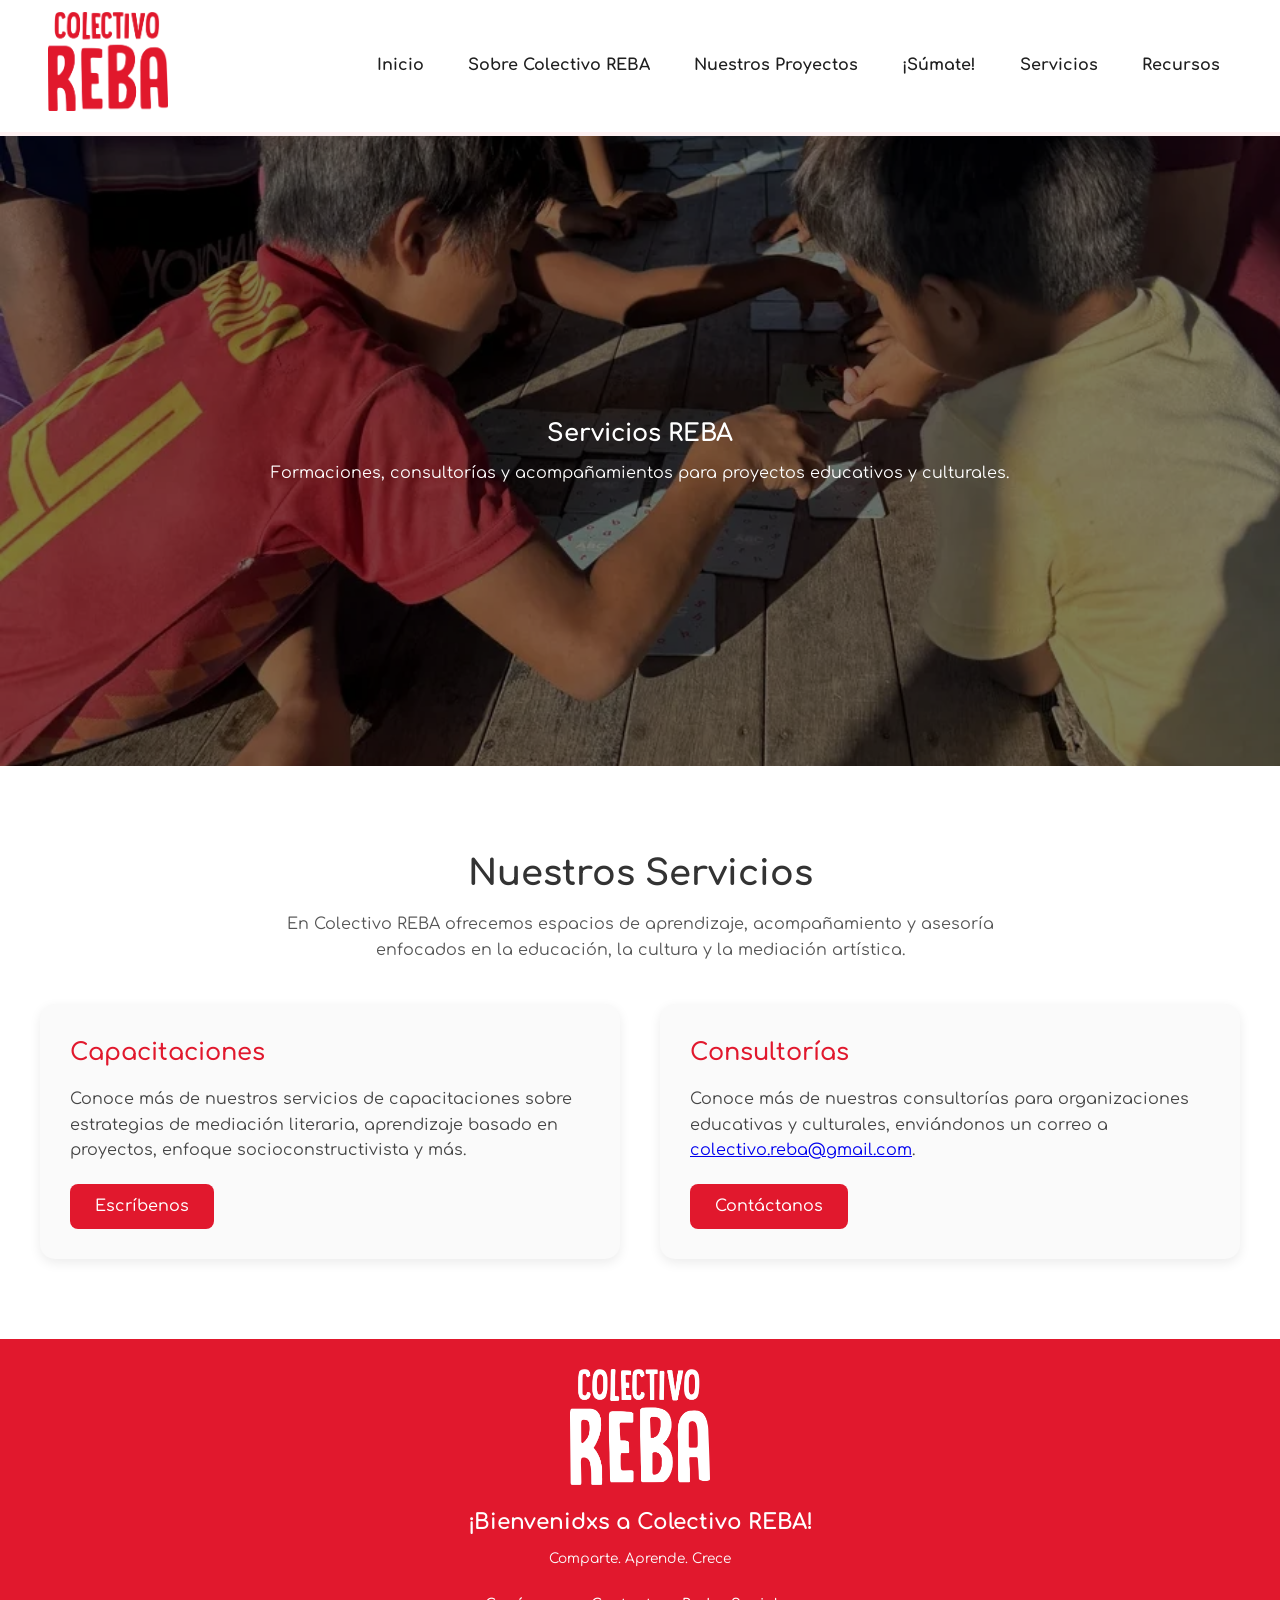
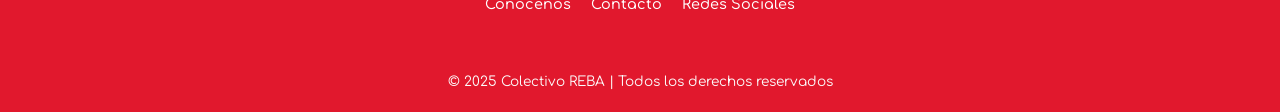
<file: servicios.html>
<!DOCTYPE html>
<html lang="es">

<head>
  <meta charset="UTF-8">
  <meta name="viewport" content="width=device-width, initial-scale=1.0">
  <meta name="description"
    content="Compartimos aprendizajes con niñas, niños y adolescentes de contextos complejos del Perú desde la horizontalidad, colectividad y diversidad.">

  <title>Servicios - Colectivo REBA</title>
  <link rel="stylesheet" href="styles.css">
  <link rel="icon" type="image/png" href="assets-webp/LOGO REBA E1182D.webp">

</head>

<body>

  <header>
    <div class="logo">
      <a href="home.html" title="Ir a Inicio">
        <img src="assets-webp/LOGO REBA E1182D.webp" alt="Colectivo REBA" loading="lazy" width="180" height="60">
      </a>
    </div>

    <button class="menu-toggle" aria-controls="main-nav" aria-expanded="false" aria-label="Abrir menú">
      <span class="hamburger"></span>
    </button>

    <nav id="main-nav" aria-hidden="true">
      <a href="index.html">Inicio</a>
      <a href="quehacemos.html">Sobre Colectivo REBA</a>
      <a href="proyectos.html">Nuestros Proyectos</a>
      <a href="sumate.html">¡Súmate!</a>
      <a href="servicios.html">Servicios</a>
      <!-- <a href="mercadillo.html">Mercadillo REBA</a> -->
      <a href="recursos.html">Recursos</a>
    </nav>
  </header>

  <!-- HERO DE SERVICIOS -->
  <section class="hero  hero6-home">
    <div class="hero-content">
      <h1>Servicios REBA</h1>
      <p>Formaciones, consultorías y acompañamientos para proyectos educativos y culturales.</p>
    </div>
  </section>

  <!-- SECCIÓN DE SERVICIOS -->
  <section class="servicios">
    <h2>Nuestros Servicios</h2>
    <p>En Colectivo REBA ofrecemos espacios de aprendizaje, acompañamiento y asesoría enfocados en la educación, la
      cultura y la mediación artística.</p>

    <div class="servicios-grid">
      
      <div class="servicio-card">
        <h3>Capacitaciones</h3>
        <p>
          Conoce más de nuestros servicios de <strong>capacitaciones</strong> sobre estrategias de mediación literaria,
          aprendizaje basado en proyectos, enfoque socioconstructivista y más.
        </p>
        <a href="mailto:colectivo.reba@gmail.com" class="button">Escríbenos</a>
      </div>

      <div class="servicio-card">
        <h3>Consultorías</h3>
        <p>
          Conoce más de nuestras <strong>consultorías</strong> para organizaciones educativas y culturales,
          enviándonos un correo a <a href="mailto:colectivo.reba@gmail.com">colectivo.reba@gmail.com</a>.
        </p>
        <a href="mailto:colectivo.reba@gmail.com" class="button">Contáctanos</a>
      </div>
    </div>
  </section>

  <footer>
    <section class="donation-section hero">
      <div class="logo">
        <img src="assets-webp/LOGO REBA BLANCO.webp" alt="Colectivo REBA" loading="lazy" width="180" height="60">
      </div>

      <div class="hero-content">
        <h1>¡Bienvenidxs a Colectivo REBA!</h1>
        <p>Comparte. Aprende. Crece</p>

        <!-- 🔹 NUEVOS LINKS -->
        <div class="footer-links">
          <a href="quehacemos.html">Conócenos</a>
          <a href="mailto:colectivo.reba@gmail.com">Contacto</a>
          <a href="https://www.instagram.com/colectivo_reba/?hl=es" target="_blank">Redes Sociales</a>
        </div>

        <!-- <a href="#" class="button" id="open-footer">¡DONAR!</a>

       <div class="modal-container" id="modal-container2">
          <div class="modal">
           <img src="assets-webp/dona.webp" alt="Somos perceptora de donaciones" loading="lazy" width="400" height="300">
            <button class="button" id="close-footer">CERRAR</button>-->
      </div>
      </div>
      </div>
    </section>

    <p>© 2025 Colectivo REBA | Todos los derechos reservados</p>
  </footer>

  <script src="script.js" defer></script>
</body>

</html>
</file>
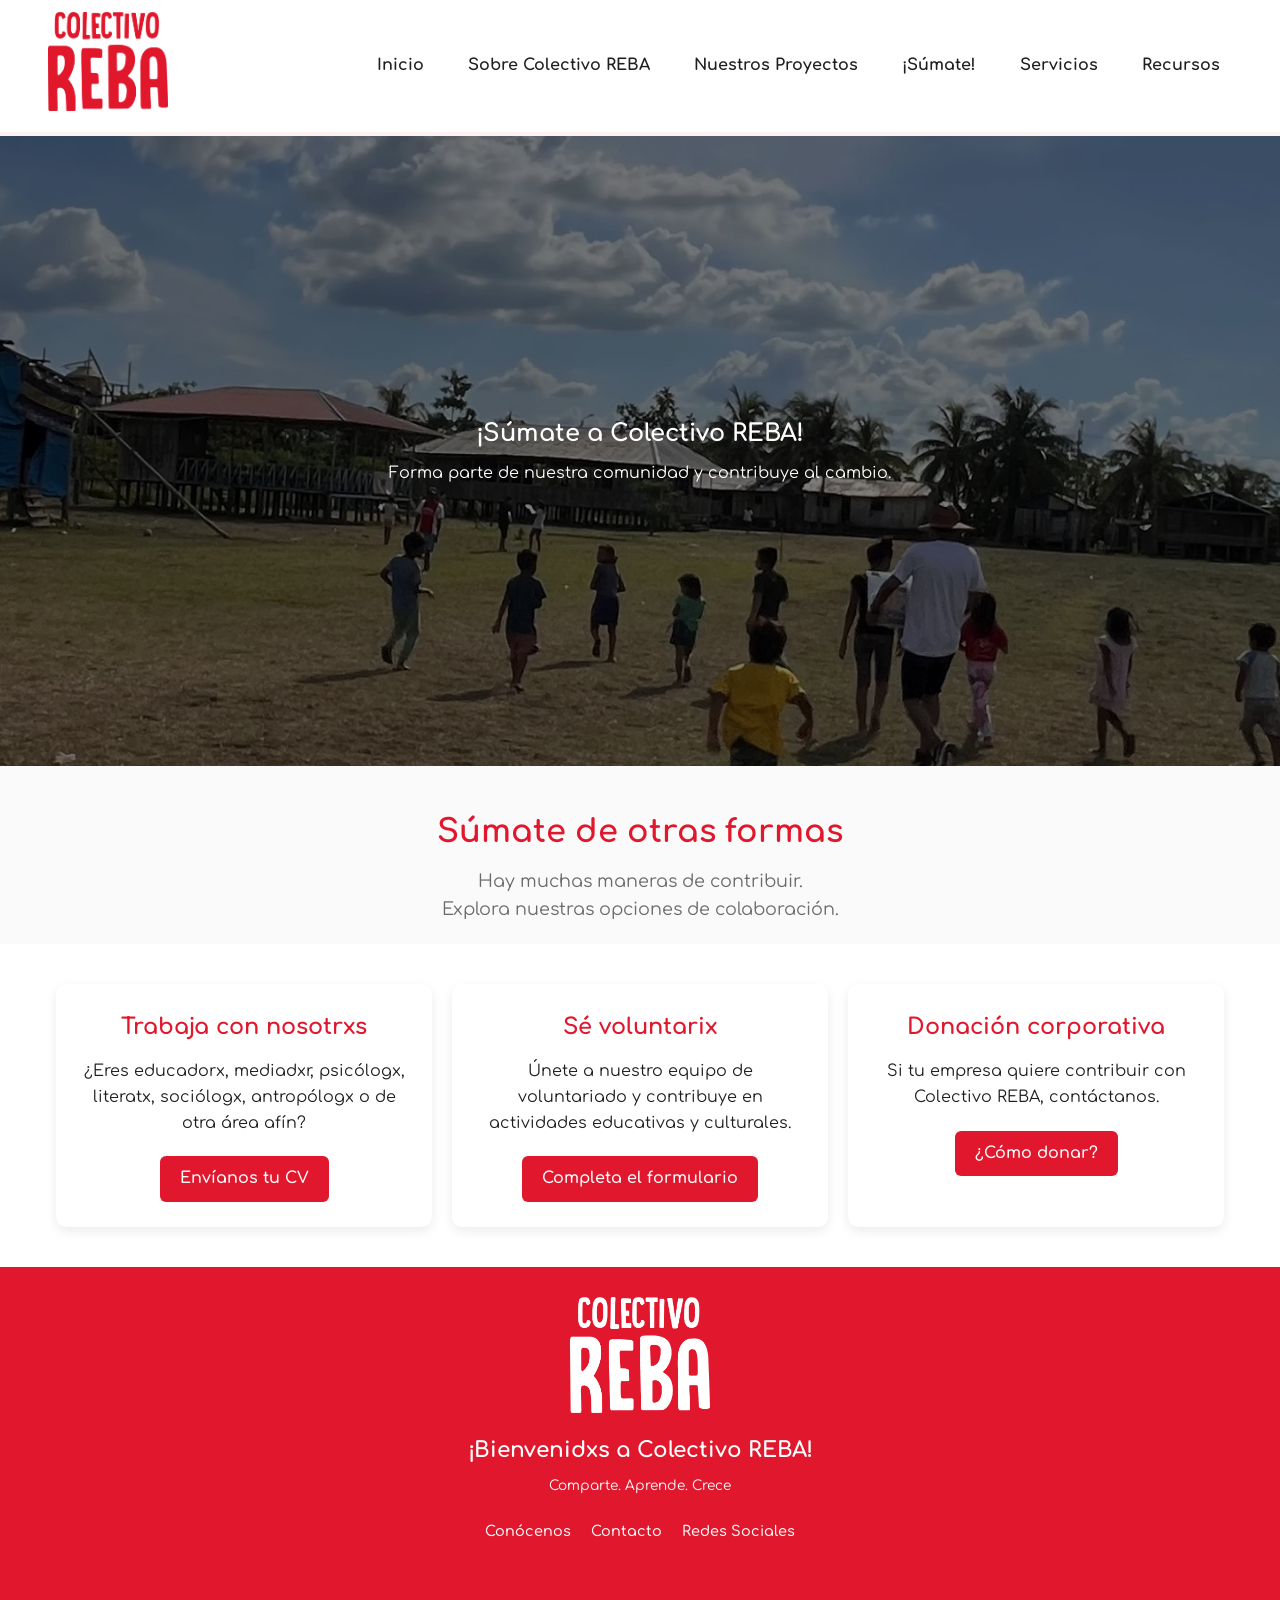
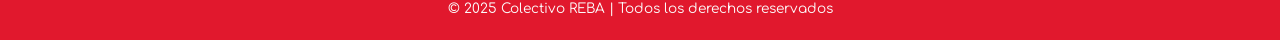
<file: sumate.html>
<!DOCTYPE html>
<html lang="es">

<head>
    <meta charset="UTF-8">
    <meta name="viewport" content="width=device-width, initial-scale=1.0">
    <meta name="description" content="Compartimos aprendizajes con niñas, niños y adolescentes de contextos complejos del Perú desde la horizontalidad, colectividad y diversidad.">

    <title>¡Súmate! - Colectivo REBA</title>
    <link rel="stylesheet" href="styles.css">
    <link rel="icon" type="image/png" href="assets-webp/LOGO REBA E1182D.webp">

</head>

<body>
    <header>
        <div class="logo">
            <a href="home.html" title="Ir a Inicio">
                <img src="assets-webp/LOGO REBA E1182D.webp" alt="Colectivo REBA" loading="lazy" width="180" height="60">
            </a>
        </div>

        <button class="menu-toggle" aria-controls="main-nav" aria-expanded="false" aria-label="Abrir menú">
            <span class="hamburger"></span>
        </button>

        <nav id="main-nav" aria-hidden="true">
            <a href="index.html">Inicio</a>
             <a href="quehacemos.html">Sobre Colectivo REBA</a>
            <a href="proyectos.html">Nuestros Proyectos</a>
            <a href="sumate.html">¡Súmate!</a>
            <a href="servicios.html">Servicios</a>
            <!-- <a href="mercadillo.html">Mercadillo REBA</a> -->
            <a href="recursos.html">Recursos</a>

        </nav>
    </header>

    <section class="hero hero3-home">
        <div class="hero-content">
            <h1>¡Súmate a Colectivo REBA!</h1>
            <p>Forma parte de nuestra comunidad y contribuye al cambio.</p>
        <!--    <a href="#" class="button" id="open">¡DONAR!</a>
            <div class="modal-container" id="modal-container">
                <div class="modal">
<img src="assets-webp/dona.webp" alt="Somos perceptora de donaciones" loading="lazy" width="400" height="300">
                    <button class="button" id="close">CERRAR</button> -->
                </div>
            </div>
    </section>

    <div class="sumate-intro">
            <h2>Súmate de otras formas</h2>
            <p>Hay muchas maneras de contribuir. </p>
             <p>Explora nuestras opciones de colaboración.</p>
           <!-- <a href="quehacemos.html" class="button">Conócenos</a>-->
        </div>

    <section class="sumate-grid">
        <div class="sumate-card">
            <h2>Trabaja con nosotrxs</h2>
            <p>¿Eres educadorx, mediadxr, psicólogx, literatx, sociólogx, antropólogx o de otra área afín?</p>
            <a href="mailto:gestion.talento.reba@gmail.com" class="button">Envíanos tu CV</a>
        </div>

        <div class="sumate-card">
            <h2>Sé voluntarix</h2>
            <p>Únete a nuestro equipo de voluntariado y contribuye en actividades educativas y culturales.</p>
            <a href="https://docs.google.com/forms/d/e/1FAIpQLSeSqYBgueqw-oa6zBi3f94yjbqVrdI_o4Px2Tp84GRdUCMnjQ/viewform"
                class="button">Completa el formulario</a>
        </div>

<div class="sumate-card">
            <h2>Donación corporativa</h2>
            <p>Si tu empresa quiere contribuir con Colectivo REBA, contáctanos.</p>
            <a href="assets/Colectivo REBA - Entidad Perceptora de Donaciones.pdf" download class="button" id="open">¿Cómo donar?</a>
        </div>

        
    </section>

    <!-- Pie de página -->
    <footer>
        <section class="donation-section hero">
            <div class="logo">
                <img src="assets-webp/LOGO REBA BLANCO.webp" alt="Colectivo REBA" loading="lazy" width="180" height="60">
                </div>

                <div class="hero-content">
                <h1>¡Bienvenidxs a Colectivo REBA!</h1>
                <p>Comparte. Aprende. Crece</p>

                <!-- 🔹 NUEVOS LINKS -->
                 <div class="footer-links">
                    <a href="quehacemos.html">Conócenos</a>
                    <a href="mailto:colectivo.reba@gmail.com">Contacto</a>
                    <a href="https://www.instagram.com/colectivo_reba/?hl=es" target="_blank">Redes Sociales</a>
                 </div>

                 <!-- <a href="#" class="button" id="open-footer">¡DONAR!</a>

                 <div class="modal-container" id="modal-container2">
                 <div class="modal">
                 <img src="assets-webp/dona.webp" alt="Somos perceptora de donaciones" loading="lazy" width="400" height="300">
                <button class="button" id="close-footer">CERRAR</button>-->
                    </div>
                 </div>
            </div>
        </section>

        <p>© 2025 Colectivo REBA | Todos los derechos reservados</p>
    </footer>


    <script src="script.js" defer></script>
</body>

</html>
</file>
<file: styles.css>
@import url('https://fonts.googleapis.com/css2?family=Comfortaa:wght@300..700&display=swap');

/* Reset básico */
* {
    margin: 0;
    padding: 0;
    box-sizing: border-box;
    font-family: "Comfortaa", sans-serif;
    font-optical-sizing: auto;
    font-weight: 400;
    font-style: normal;
}

/* Estilos generales */
body {
    background: #ffffff;
    color: var(--reba-dark);
    width: 100%;
    height: auto;
    min-height: 100%;
    line-height: 1.6;
    -webkit-font-smoothing: antialiased;
}

/* Títulos siempre en negrita */
h1, h2, h3, h4, h5, h6 {
    font-weight: 700;
}

/* Variables de color del proyecto */
:root {
    --reba-red: #E1182D;
    --reba-red-dark: #B5161A;
    --reba-dark: #1f1f1f;
    --reba-warm-1: #FFF8E6;
    --reba-warm-2: #FFF3DC;
    --reba-cool-1: #EEF7FF;
    --reba-cool-2: #E6F4FF;
    --reba-muted: #6b6b6b;
}

/* HEADER: fondo blanco y borde inferior rojo tenue (como shadow) */
header {
    display: flex;
    align-items: center;
    justify-content: space-between; /* por defecto en pantallas pequeñas se permite separación */
    gap: 16px;
    padding: 12px 16px;
    background: #ffffff;
    border-bottom: 4px solid rgba(225,24,45,0.06);
    box-shadow: 0 2px 8px rgba(0,0,0,0.03);
}

.logo img {
    width: 120px;
    height: auto;
}

nav {
    display: flex;
    gap: 20px;
}

nav a {
    text-decoration: none;
    color: var(--reba-dark);
    font-weight: 700;
    padding: 10px 12px;
    display: inline-block;
    border-radius: 6px;
}

nav a:hover, nav a.active {
    color: #D71920;
    background: rgba(225,24,45,0.06);
}

/* Nav desplegable en móvil: fondo blanco puro */
nav[aria-hidden="false"] {
    background: #ffffff; /* fondo blanco neutro */
    box-shadow: 0 8px 20px rgba(31,31,31,0.06);
    padding: 12px 16px;
    border-radius: 6px;
}

nav {
    background: transparent; /* asegurar que por defecto sea transparente */
}

nav a {
    color: var(--reba-dark);
}

nav a.active {
    color: var(--reba-red);
    background: rgba(225,24,45,0.06);
}

/* Asegurar que el botón hamburguesa se transforme claramente en una X */
.menu-toggle {
    display: none; /* sigue oculto en escritorio */
    background: transparent;
    border: none;
    cursor: pointer;
    width: 48px;
    height: 48px;
    align-items: center;
    justify-content: center;
    padding: 8px;
    z-index: 60; /* encima de otros elementos */
}

.menu-toggle .hamburger {
    width: 28px;
    height: 3px; /* barra más gruesa para mejor visibilidad */
    background: var(--reba-dark);
    display: block;
    position: relative;
    border-radius: 2px;
}

.menu-toggle .hamburger::before,
.menu-toggle .hamburger::after {
    content: '';
    position: absolute;
    left: 0;
    width: 28px;
    height: 3px;
    background: var(--reba-dark);
    border-radius: 2px;
    transition: transform 0.28s cubic-bezier(.4,0,.2,1), top 0.28s cubic-bezier(.4,0,.2,1), opacity 0.2s linear;
    display: block;
}
.menu-toggle .hamburger::before { top: -9px; }
.menu-toggle .hamburger::after  { top: 9px; }

/* Estado abierto: X claramente visible */
.menu-toggle[aria-expanded="true"] .hamburger { background: transparent; }
.menu-toggle[aria-expanded="true"] .hamburger::before {
    transform: rotate(45deg);
    top: 0;
}
.menu-toggle[aria-expanded="true"] .hamburger::after {
    transform: rotate(-45deg);
    top: 0;
}

.menu-toggle:focus-visible {
    outline: 3px solid rgba(215,25,32,0.18);
    outline-offset: 4px;
}

/* Menú móvil más compacto */
@media (max-width: 900px) {
    .menu-toggle { display: flex; }

    nav { display: none; }
    nav[aria-hidden="false"] { display: flex; flex-direction: column; gap: 8px; padding: 8px 12px; }
    header { align-items: center; }

    /* reducir padding de enlaces del nav móvil */
    nav[aria-hidden="false"] a {
        padding: 8px 10px;
        margin: 0;
        font-size: 1rem;
        text-align: center;
    }

    /* reducir espacio entre items y compactar el contenedor */
    .menu-toggle { width: 44px; height: 44px; }
}

/* HERO */
.hero {
    position: relative;
    display: flex;
    align-items: center;
    justify-content: center;
    color: white;
    text-align: center;
    min-height: 50vh;
    height: auto;
    padding: 20px 0;
    width: 100%;
    background-size: cover;
    background-position: center;
}

.hero::before {
    content: "";
    position: absolute;
    top: 0;
    left: 0;
    width: 100%;
    height: 100%;
    background: rgba(0, 0, 0, 0.5); /* Ajusta el color y la opacidad aquí */
}
/* .hero img {
    max-width: fit-content;
    height: 50vh;
} */

/* .hero-home {
    background: url('assets/IMG_9370.jpg') no-repeat center center/contain;
} */
.hero-home, .hero2-home, .hero3-home, .hero4-home, .hero5-home, .hero6-home {
    background-size: cover;
}
.hero-home {
  background-image: url('assets-webp/PORTADA.webp');
  background-repeat: no-repeat;
  background-attachment: fixed;  
  background-position: center 50%;
}
.hero2-home{
 background-image: url('assets-webp/proyecto.webp');
  background-repeat: no-repeat;
  background-attachment: fixed;
  background-position: center center;
}
.hero3-home{
 background-image: url('assets-webp/sumate_nueva.webp');
  background-repeat: no-repeat;
  background-attachment: fixed;
  background-position: bottom bottom;
}

.hero4-home{
 background-image: url('assets-webp/recursos.webp');
  background-repeat: no-repeat;
  background-attachment: fixed;
  background-position: center center;
}

.hero5-home{
 background-image: url('assets/quehacemos_original.JPG');
  background-repeat: no-repeat;
  background-attachment: fixed;
  background-position: center center;
}
.hero6-home{
 background-image: url('assets-webp/IMG_0169.webp');
  background-repeat: no-repeat;
  background-attachment: fixed;
  background-position: top center;
}
.hero-content {
    display: flex;
    padding: 20px;
    border-radius: 10px;
    position: relative;
    flex-direction: column;
    gap: 8px;
    z-index: 1; /* Para que el texto esté por encima del overlay */
    width: 90%;
    max-width: 900px;
    margin: 0 auto;
    align-items: center;
}

.hero .button a{
    text-decoration: none;
}

.hero .button {
    background-color: var(--reba-red);
    color: #fff;
    padding: 12px 8px;
    border: none;
    cursor: pointer;
    font-weight: bold;
    border-radius: 5px;
    text-transform: uppercase;
    margin-top: 20px;
    transition: background 0.3s ease;
    width: auto !important;
    display: inline-block !important;
    flex: none !important;
    text-decoration: none !important;
}
.hero .button:hover {
    background-color: #fff;
    color: var(--reba-red);
}

.modal-container{
    position: fixed;
    top: 0;
    left: 0;
    width: 100%;
    height: 100%;
    background: rgba(0, 0, 0, 0.8);
    display: flex;
    justify-content: center;
    align-items: center;
    visibility: hidden;
    opacity: 0;
    transition: opacity 0.3s ease, visibility 0.3s ease;
}

.show{
    pointer-events: auto;
    visibility: visible;
    opacity: 1;
}
.modal{
    background: white;
    padding: 20px;
    border-radius: 10px;
    max-width: 80%;
    max-height: 80%;
    overflow: auto;
}
.modal img{
    width: 70%;
    height: auto;
    border-radius: 10px;
}

/* SECCIÓN DE PROYECTOS */
.projects {
    padding: 40px;
    text-align: center;
    width: 100%;
}

.cards {
    display: flex;
    justify-content: space-around;
    gap: 20px;
    flex-wrap: wrap;
     background: rgba(225,24,45,0.06);
    padding: 30px;
    border-radius: 10px;
}

.card {
  /*  background-color: #666;*/
    color: var(--reba-dark);
    padding: 30px;
    width: 30%;
    text-align: justify;
    border-radius: 10px;
    min-height: 500px;
}

.card img {
    width: 100%;
    aspect-ratio: 1 / 1;
    height: auto;
    object-fit: cover;
    border-radius: 5px;
}

.card h3 {
    margin: 12px 0;
     font-size: 1.25rem;
     font-weight: bold;
    
}
/* SECCIÓN NEWSLETTER */
.newsletter {
    text-align: left;
    padding: 80px 20px;
     background-color: #fafafa
}

.newsletter h2 {
    font-size: 2.2rem;
  color: #333;
  margin-bottom: 10px;
  font-weight: 700;
  text-align: center;
}



.newsletter p {
  color: #555;
  max-width: 700px;
  margin-left: auto;
  margin-right: auto;
  text-align: center;
  margin-bottom: 20px;
  font-size: 1rem;
  line-height: 1.6;
}

.newsletter a {
  color: #E1182D;
  text-decoration: none;
  font-weight: 700;
}

.newsletter a:hover {
  text-decoration: underline;
}

/* Grid de boletines */
.newsletter-grid {
  display: flex;
  flex-wrap: wrap;
  gap: 30px;
  justify-content: center;
  align-items: stretch;
  padding: 0 20px;
}

/* Forzar texto a la izquierda en newsletter (sin justificación) */


.newsletter-container {
    display: flex;
    justify-content: center;
    gap: 20px;
    margin: 20px 0;
}
.newsletter-card2{
    background-color: #fff;
    border-radius: 15px;
    box-shadow: 0 4px 12px rgba(0,0,0,0.08);
    padding: 20px;
    flex: 0 0 100%;
    width: 100%;
    max-width: 900px;
    text-align: left !important;
    transition: transform 0.3s ease, box-shadow 0.3s ease;
    display: flex !important;
    flex-direction: column !important;
    align-items: flex-start !important;
    margin: 20px auto !important;
    box-sizing: border-box;
}

.newsletter-section h3 {
    font-size: 1.8rem;
    text-align: center;
    width: 100%;
    margin-top: 24px;
    margin-bottom: 15px;
}

.newsletter-card2 h2 {
    font-size: 1.25rem;
    text-align: left !important;
    padding: 0 0 0 0;
   margin-top: 24px;
    margin-bottom: 5px;
}
.newsletter-card2 h3 {
    font-size: 1rem;
    text-align: left !important;
    padding: 0 0 0 0;
   margin-top: 24px;
    margin-bottom: 5px;

 /* border-radius: 15px;
  box-shadow: 0 4px 12px rgba(0,0,0,0.08);
  padding: 20px;
  text-align: left;
  transition: transform 0.3s ease, box-shadow 0.3s ease;
  display: flex;
  flex-direction: column;
  align-items: flex-start;
  /* text-align: left; */
}


.newsletter-card:hover {
  transform: translateY(-5px);
  box-shadow: 0 6px 18px rgba(0,0,0,0.1);
}

.newsletter-card h3 {
  color: #E1182D; /* Color institucional REBA */
  font-size: 1.3rem;
  margin-bottom: 10px;
  font-weight: 600;
    text-align: left; /* ✅ esto sí mantiene la alineación a la izquierda */
}

.newsletter-card p {
 color: #444;
  line-height: 1.5;
  margin-bottom: 15px;
  padding: 0 10px;
  text-align: justify !important;
  display: block;
}

.newsletter-card a {
  display: inline-block;
  color: #fff;
  /*background-color: #E1182D;*/
  padding: 10px 20px;
  border-radius: 8px;
  text-decoration: none;
  font-weight: 500;
  transition: background 0.3s ease, color 0.3s ease;
}

.newsletter-card a:hover {
  background-color: #b71224;
  
}
.newsletter-card a:hover h3 {
  color: #fff;
}
@media (max-width: 768px) {
  .newsletter {
    padding: 60px 10px;
  }

  .newsletter h2 {
    font-size: 1.8rem;
  }

  .newsletter-card {
    padding: 20px;
  }
}
.image-placeholder {
    width: 100%;
    height: 150px;
    background-color: #ddd;
    border-radius: 5px;
    margin-bottom: 10px;
}

.newsletter-form {
    margin-top: 20px;
    display: flex;
    justify-content: center;
    gap: 10px;
    flex-wrap: wrap;
}

.newsletter-form input {
    padding: 10px;
    width: 320px;
    max-width: 100%;
    border: 1px solid #ccc;
    border-radius: 5px;
    margin-right: 10px;
}

.newsletter-form .button {
    padding: 10px 20px;
    border: none;
    background-color: #D71920;
    color: white;
    border-radius: 5px;
    cursor: pointer;
}

.newsletter-form .button:hover {
    background-color: #b5161a;
}

/* SECCIÓN DE IMÁGENES Y CÍRCULOS */
.half-moon {
    width: 100%;
    height: auto;
    object-fit: cover;
    border-radius: 5px; /* pequeño radio opcional, cambiar o quitar si no se desea */
    clip-path: none; /* asegurar que no haya recorte */
}

.image-section {
    background: transparent !important; /* sin fondo de banda */
    max-width: 1100px; /* sigue centrada */
    margin: 0 auto;
    padding: 24px 16px;
    display: flex;
    flex-wrap: wrap;
    justify-content: center;
    gap: 20px;
}

.image-box {
    background-color: #dddddd; /* fondo gris limitado a la caja */
    flex: 1 1 280px; /* base más pequeño */
    max-width: 320px; /* no se expandirá más */
    min-width: 240px;
    border-radius: 6px;
    padding: 12px;
    box-sizing: border-box;
    display: flex;
    align-items: center;
    justify-content: center;
}

.image-box img {
    width: 100%;
    height: 220px; /* altura uniforme */
    object-fit: cover; /* recorta para mantener proporción */
    border-radius: 6px;
    display: block;
}

/* Agrandar cajas en pantallas medianas/grandes */
@media (min-width: 900px) {
    .mission-content, .vision-content {
        max-width: 920px; /* más ancho para pantallas grandes */
        padding: 36px;
    }

    .image-section {
        max-width: 1400px; /* sección de imágenes más amplia */
        gap: 28px;
        padding: 32px 16px;
    }

    .image-box {
        flex: 1 1 340px;
        max-width: 420px; /* cajas de imagen más grandes */
        min-width: 300px;
        padding: 16px;
    }

    .image-box img {
        height: 300px; /* mayor altura para imágenes */
    }
}



@media (min-width: 1200px) {
    .mission-content, .vision-content {
        max-width: 1100px; /* aún más ancho en pantallas muy grandes */
        padding: 44px;
    }

    .image-section {
        max-width: 1600px;
    }

    .image-box {
        max-width: 480px;
    }

    .image-box img {
        height: 340px;
    }
}

/* SECCIÓN VIDEO */
.video-section {
    display: flex;
    justify-content: center;
    align-items: center;
    padding: 40px;
    background-color: #f5f5f5;
}

.video-section video {
    width: 80%;
    max-width: 800px;
    border-radius: 10px;
}

/* Estilos para video embebido dentro de cada proyecto */
.project-video {
    position: relative;
    width: 100%;
    padding-top: 56.25%; /* 16:9 aspect ratio */
    overflow: hidden;
    border-radius: 8px;
    background: #000;
    max-height: 320px;
}
.project-video iframe {
    position: absolute;
    top: 0;
    left: 0;
    width: 100%;
    height: 100%;
    border: 0;
}

@media (max-width: 600px) {
    .project-video { padding-top: 56.25%; }
}

/* SECCIÓN PASOS */
.steps {
    text-align: center;
    padding: 40px;
}

.step-container {
    display: flex;
    justify-content: center;
    gap: 30px;
    flex-wrap: wrap;
}

.step {
    width: 200px;
    text-align: center;
}

.step img {
    width: 100%;
    border-radius: 50%;
}

/* SECCIÓN TESTIMONIOS */
.testimonials {
    background-color: #333;
    color: white;
    text-align: center;
    padding: 60px 20px;
}

.testimonial-container {
    display: flex;
    justify-content: center;
    gap: 30px;
    flex-wrap: wrap;
}

.testimonial {
    background-color: #555;
    padding: 20px;
    border-radius: 10px;
    width: 40%;
    max-width: 400px;
}
.testimonial img{
    width: 50%;
    border-radius: 10%;  
}
.carousel {
    position: relative;
    width: 100%;
    max-width: 1200px;
    margin: auto;
    overflow: hidden;
}
.carousel-container {
    display: flex;
    transition: transform 0.5s ease-in-out;
    width: 100%; /* Ajuste según la cantidad de imágenes */
}

.slide {
    width: 100%;
    flex: 0 0 100%;
}
.carousel img {
    width: 100%;
    max-width: 400px;
    height: 260px;
    object-fit: cover;
    margin: 0 10px;
    border-radius: 8px;
}
.prev, .next {
    position: absolute;
    top: 50%;
    transform: translateY(-50%);
    background-color: rgba(0,0,0,0.5);
    color: white;
    border: none;
    padding: 8px 12px;
    cursor: pointer;
}
.prev { left: 10px; }
.next { right: 10px; }

.dots { margin-top: 12px; }
.dot { width: 10px; height: 10px; background: gray; display: inline-block; margin: 0 6px; border-radius: 50%; cursor: pointer; }
.dot.active { background: black; }

.products {
    padding: 20px;
    text-align: center;
}
.product-grid {
    display: grid;
    grid-template-columns: repeat(auto-fit, minmax(300px, 1fr));
    gap: 20px;
    max-width: 1200px;
    margin: 0 auto;
    padding: 0 20px;
    align-items: start;
}
.product {
    background: #f5f5f5;
    padding: 15px;
    border-radius: 10px;
    box-shadow: 0 4px 6px rgba(0, 0, 0, 0.1);
}
.product img {
    width: 100%;
    border-radius: 10px;
}
.product button {
    margin-top: 10px;
    padding: 10px;
    background: black;
    color: white;
    border: none;
    cursor: pointer;
    border-radius: 5px;
}
.product button:hover {
    background: gray;
}

.project-modal {
    position: fixed;
    top: 0;
    left: 0;
    width: 100%;
    height: 100%;
    background: rgba(0,0,0,0.8);
    display: none;
    justify-content: center;
    align-items: center;
    z-index: 100;
}

.project-modal-video {
    margin-bottom: 20px;
}

.project-modal-video iframe {
    width: 100%;
    height: 350px;
    border-radius: 6px;
}

.project-modal.show {
    display: flex;
}

.project-modal-content {
    background: #fff;
    padding: 30px;
    border-radius: 10px;
    max-width: 700px;
    width: 90%;
    max-height: 80vh;
    overflow-y: auto;
    position: relative;
}

.modal-close {
    position: absolute;
    top: 10px;
    right: 15px;
    font-size: 2rem;
    background: none;
    border: none;
    cursor: pointer;
}

.project-modal-images {
    display: flex;
    gap: 10px;
    margin-bottom: 20px;
    flex-wrap: wrap;
}

.project-modal-images img {
    width: 250px;
    height: 250px;
    object-fit: cover;
    border-radius: 6px;
}

/* Estilos específicos para los proyectos (reemplazan el uso previo de .product) */
.project {
    background: #f5f5f5;
    padding: 16px;
    border-radius: 10px;
    box-shadow: 0 6px 14px rgba(0,0,0,0.06);
    display: flex;
    flex-direction: column;
    gap: 12px;
    text-align: left;
    height: auto;
}

.project h3 {
    margin: 6px 0;
    font-size: 1.1rem;
    color: var(--reba-dark);
}

.project .short-desc {
    color: var(--reba-muted);
    font-size: 0.98rem;
    text-align: justify;
}

.project .full-desc {
    color: var(--reba-dark);
    font-size: 0.95rem;
}

/* Carrusel dentro de cada proyecto: por defecto muestra una imagen grande; al hover/focus muestra 3 miniaturas */
.project-carousel {
    position: relative;
   width: 100%;
   /* height: 50%; */
  overflow: hidden;
  border-radius: 12px;
  /* margin-top: 8px; */
  background: #eaeaea;
}

.project-carousel .carousel-images {
    display: flex;
    /* gap: 8px; */
    transition: transform 0.8s ease;
    /* will-change: transform; */
    width: 100%;
    height: 100%;
}

.project-carousel .carousel-images img {
      flex: 0 0 100%;
    flex-shrink: 0;
    width: 100%;
    height: 250px;
    object-fit: cover;
    border-radius: 6px;
    display: block;
}
.carousel-dots {
  display: flex;
  justify-content: center;
  gap: 6px;
  position: absolute;
  bottom: 10px;
  width: 100%;
}

.carousel-dot {
  width: 10px;
  height: 10px;
  border-radius: 50%;
  background-color: rgba(255, 255, 255, 0.6);
  cursor: pointer;
  transition: background-color 0.3s ease;
}

.carousel-dot.active {
  background-color: rgba(255, 255, 255, 0.95);
}

.project-carousel img {
    aspect-ratio: 1 / 1;
    width: 100%;
    height: 200px;
    object-fit: cover;
}


@media (max-width: 600px) {
    .project-carousel { height: 160px; }
    .project-carousel .carousel-images img { height: 160px; }
}

/* SECCIÓN MISIÓN Y VISIÓN */
/* SECCIÓN ABOUT */
.about {
    background: #e6e6e6;
    color: var(--reba-dark);
    padding: 48px 16px;
    border-top: 1px solid rgba(0,0,0,0.04);
}

.about-content {
    background: inherit;
    max-width: 1100px;
    margin: 0 auto;
    padding: 28px;
    border-radius: 8px;
    box-shadow: 0 6px 18px rgba(31,31,31,0.04);
}

.about-content h2 {
    font-weight: 800;
    font-size: 1.8rem;
    color: var(--reba-red);
    margin-bottom: 12px;
}

.about-content p {
    color: var(--reba-muted);
    line-height: 1.6;
    margin: 8px 0;
}
.mission, .vision {
    background: transparent !important;
    padding: 40px 16px;
}

.mission-content, .vision-content {
    background: inherit; /* mantenido por reglas previas que definen colores */
    max-width: 1100px; /* ancho limitado de la caja */
    margin: 0 auto;
    padding: 28px; /* fondo y padding internos */
    border-radius: 8px;
    box-shadow: 0 6px 18px rgba(31,31,31,0.04);
}

/* Títulos en Misión y Visión en negrita */
.mission-content h2,
.vision-content h2 {
    font-weight: 800; /* más peso para negrita marcada */
    font-size: 1.8rem;
}

@media (max-width: 600px) {
    .mission-content h2,
    .vision-content h2 {
        font-size: 1.4rem;
    }
}

/* Ajuste: hacer que las cajas de Misión/Visión coincidan con el ancho de la sección de imágenes */
.mission-content, .vision-content {
    /* ancho por defecto alineado al de .image-section */
    max-width: 1100px; /* mismo valor base que .image-section */
    margin: 0 auto;
    padding: 28px;
    border-radius: 8px;
    box-shadow: 0 6px 18px rgba(31,31,31,0.04);
}

@media (min-width: 900px) {
    .mission-content, .vision-content {
        max-width: 1400px; /* coincide con .image-section en >=900px */
        padding: 36px;
    }
}

@media (min-width: 1200px) {
    .mission-content, .vision-content {
        max-width: 1600px; /* coincide con .image-section en >=1200px */
        padding: 44px;
    }
}

/* Diferenciar ligeramente la caja de visión con otro gris */
.vision-content {
    background: #dddddd;
}

@media (max-width: 900px) {
    .mission-content, .vision-content {
        max-width: 100%;
        padding: 18px;
        box-shadow: none;
    }
    .mission, .vision { padding: 28px 0; }
}

/* Misión y Visión — fondos grises similares a las imágenes */
.mission {
    background: #e6e6e6; /* tono gris suave, similar a .image-box (#ddd) */
    color: var(--reba-dark);
    padding: 48px 16px;
    border-top: 1px solid rgba(0,0,0,0.04);
}

.vision {
    background: #dddddd; /* otro gris suave para diferenciarlas ligeramente */
    color: var(--reba-dark);
    padding: 48px 16px;
    border-top: 1px solid rgba(0,0,0,0.04);
}

@media (max-width: 600px) {
    header {
        padding: 12px 16px;
    }

    .logo img {
        width: 110px;
    }

    nav {
        flex-direction: column;
        gap: 8px;
        align-items: center;
    }

    .hero {
        padding: 36px 16px;
    }

    .hero-content h1 {
        font-size: 1.6rem;
    }

    .hero-content p {
        font-size: 1rem;
    }

    .cards, .newsletter-container, .testimonial-container {
        flex-direction: column;
        align-items: center;
    }

    .card, .newsletter-card, .testimonial, .image-box {
        width: 100%;
    }

    .product-grid {
        grid-template-columns: repeat(2, 1fr);
    }

    .newsletter-form {
        flex-direction: column;
        align-items: stretch;
    }

    .newsletter-form input, .newsletter-form .button {
        width: 100%;
    }

    footer {
        font-size: 0.9rem;
        padding: 20px;
    }

    .prev, .next {
        padding: 8px;
    }
}

/* En pantallas grandes usar todo el ancho disponible */
@media (min-width: 1200px) {
    .container {
        max-width: none; /* permitir ancho completo */
        width: 100%;
        padding: 0 24px; /* pequeño padding lateral */
    }

    header {
        padding: 12px 48px; /* menos padding izquierdo para acercar el nav al borde */
    }

    .hero {
        min-height: 70vh; /* hero más alto en pantallas grandes */
        padding: 40px 0;
    }

    .cards {
        justify-content: space-between;
    }

    .product-grid {
        max-width: none;
    }
}

/* Preferencias de reducción de movimiento (accesibilidad) */
@media (prefers-reduced-motion: reduce) {
    * {
        transition: none !important;
        animation: none !important;
    }
}

/* Pequeños ajustes para interacción táctil */
a, button, input {
    -webkit-tap-highlight-color: rgba(0,0,0,0.06);
}

/* Nuestro enfoque (estilos) */
.approach {
    padding: 40px 16px;
}

.approach-content {
    max-width: 1100px;
    margin: 0 auto;
    background: #f7f7f7;
    padding: 28px;
    border-radius: 8px;
    box-shadow: 0 6px 18px rgba(31,31,31,0.04);
    color: var(--reba-dark);
}

.approach h2 {
    color: var(--reba-red);
    margin-bottom: 12px;
}

.approach p, .approach li {
    color: var(--reba-muted);
    line-height: 1.6;
    margin: 8px 0;
}

.approach ol {
    padding-left: 20px;
}

@media (max-width: 900px) {
    .hero-home, .hero2-home, .hero3-home, .hero4-home, .hero5-home {
        background-attachment: fixed;
        background-size: cover;
        background-position: center center;
    }
    .hero6-home {
        background-attachment: scroll;
        background-size: cover;
        background-position: centerbottom;
    }
}

/* Footer siempre negro */
/* --- FOOTER REBA AJUSTADO --- */
footer {
  background-color: var(--reba-red) !important;
  color: #fff !important;
  text-align: center;
  padding: 30px 16px 20px; /* 🔹 reduce altura superior e inferior */
  font-size: 0.9rem;
  width: 100%;
  display: flex;
  flex-direction: column;
  align-items: center;
  justify-content: center;
  gap: 20px; /* espacio entre logo y texto */
}

/* Centrar la sección de donación (que incluye el logo) */
footer .donation-section {
  background: #E1182D;
  min-height: auto; /* quita altura innecesaria */
  display: flex;
  flex-direction: column;
  align-items: center;
  justify-content: center;
  padding: 0; /* elimina espacios internos grandes */
  text-align: center;
}

/* Centrar y reducir el logo */
footer .donation-section .logo img {
  width: 140px; /* 🔹 ajusta tamaño */
  height: auto;
  display: block;
  margin: 0 auto;
  filter: brightness(0) invert(1);
}

/* Ajustar el texto del footer */
footer p {
  margin: 0;
  color: #fcfbfb;
  font-size: 0.85rem;
}

/* SECCIÓN VOLUNTARIOS */
.volunteer {
    padding: 36px 16px;
    background: #f8f8f8;
}

.volunteer-content {
    max-width: 900px;
    margin: 0 auto;
    text-align: center;
}

.volunteer h2 {
    color: var(--reba-red);
    margin-bottom: 12px;
    font-weight: 700;
}

.volunteer .button {
    margin-top: 16px;
    display: inline-block;
    padding: 12px 20px;
    background: var(--reba-red);
    color: #fff;
    border-radius: 6px;
    text-decoration: none;
    font-weight: 700;
    transition: background 0.2s ease, color 0.2s ease, transform 0.08s ease;
}

.volunteer .button:hover,
.volunteer a.button:hover {
    background: #000; /* se vuelve negro al pasar el cursor */
    color: #fff;
}

.volunteer .button:active,
.volunteer a.button:active {
    transform: translateY(1px);
}

.volunteer .button:focus-visible,
.volunteer a.button:focus-visible {
    outline: 3px solid rgba(215,25,32,0.18);
    outline-offset: 3px;
}

@media (max-width: 600px) {
    .volunteer-content { padding: 0 12px; }
}

/* SECCIÓN CARRUSEL */
.carousel-section {
    padding: 28px 16px;
    max-width: 1200px;
    margin: 0 auto;
    text-align: center;
}
.carousel-header .button {
    background: var(--reba-red);
    color: white;
    padding: 10px 18px;
    border-radius: 6px;
    text-decoration: none;
    font-weight: 700;
}

.carousel {
    position: relative;
    margin-top: 18px;
}
.carousel-container {
    display: flex;
    transition: transform 0.5s ease-in-out;
}
.carousel img {
    width: 100%;
    max-width: 400px;
    height: 260px;
    object-fit: cover;
    margin: 0 10px;
    border-radius: 8px;
}
.prev, .next {
    background-color: rgba(0,0,0,0.5);
    color: white;
    border: none;
    padding: 8px 12px;
    cursor: pointer;
    position: absolute;
    top: 50%;
    transform: translateY(-50%);
}
.prev { left: 10px; }
.next { right: 10px; }

.dots { margin-top: 12px; }
.dot { width: 10px; height: 10px; background: gray; display: inline-block; margin: 0 6px; border-radius: 50%; cursor: pointer; }
.dot.active { background: black; }

@media (max-width: 600px) {
    .carousel img { height: 180px; max-width: 260px; }
}

/* SECCIÓN BIBLIOTECA */
.library {
    padding: 28px 16px;
    text-align: center;
    background: #fff;
}

.library .button {
    background: var(--reba-red);
    color: #fff;
    padding: 12px 20px;
    border-radius: 6px;
    text-decoration: none;
    font-weight: 700;
}

.library .button:hover { background: #000; }

/* SECCIÓN TRABAJA CON NOSOTROS */
.work-with-us {
    padding: 28px 16px;
    background: #f5f5f5;
}

.work-content {
    max-width: 1100px;
    margin: 0 auto;
    text-align: center;
}

.work-content h2 { color: var(--reba-red); margin-bottom: 10px; }
.work-content p { color: var(--reba-muted); line-height: 1.6; }

.virtual-library{
 padding: 28px 16px;
    text-align: center;

}

.virtual-library .button {
    background: var(--reba-red);
    /* color: #fff; */
    padding: 12px 20px;
    border-radius: 6px;
    text-decoration: none;
    font-weight: 700;
}

.virtual-library2 .button {
    background: var(--reba-red);
    color: #fff;
    padding: 12px 20px;
    border-radius: 6px;
    text-decoration: none;
    font-weight: 700;
    position: relative;
    top : 10px;
}

.virtual-library .button:hover { background: #000; }

.project-info {
    
    padding: 30px 16px;
    text-align: center;
   /* background: #fff;*/
    width: 100%;
    margin-top: 20px;
}

.project-info p {
    font-weight: 800;
}

.project-info .button {
    background: var(--reba-red);
    color: #fff;
    padding: 12px 20px;
    border-radius: 6px;
    text-decoration: none;
    font-weight: 700;
    display: inline-block;
    width: auto;
    max-width: 100%;
    text-align: center;
}



.project-info .button:hover { background: #000; }
.steps .library .trayectoria a {
    background: var(--reba-red);
    color: #ffffff;
    padding: 12px 20px;
    border-radius: 6px;
    text-decoration: none;
    font-weight: 700;
    position: relative;
    top: 10px;
}
article.project:has(.virtual-library) {
    max-width: 800px;
    margin: 40px auto;
    background: #fff;
    border: 2px solid rgba(225,24,45,0.1);
    padding: 40px;
    text-align: center;
}

article.project:has(.virtual-library) h3 {
    font-size: 2rem;
    color: var(--reba-red);
    margin-bottom: 12px;
}

article.project:has(.virtual-library) .short-desc {
    font-size: 1.1rem;
    color: var(--reba-muted);
    margin-bottom: 30px;
}

.virtual-library {
    padding: 30px 16px;
    text-align: center;
    background: #fafafa;
    border-radius: 10px;
}
@media (max-width: 600px) {
    .work-content { padding: 0 12px; }
}

.project .virtual-library{
    margin-top: 12px;
    text-align: center;
    background: none;
}

/* Ocultar video y descripción en el grid */
.project .project-video,
.project .short-desc {
    display: none;
}



/* Ajuste: forzar que los artículos de proyectos estén en columna (uno debajo del otro) */
.product-grid {
    display: grid;
}
  /*  grid-template-columns: 1fr;
    gap: 20px;
    max-width: 900px;
    margin: 0 auto;
}*/

/* Layout del header: usar flex para controlar posicionamiento del logo y nav */
header {
    display: flex;
    align-items: center;
    justify-content: space-between; /* por defecto en pantallas pequeñas se permite separación */
    gap: 16px;
    padding: 12px 16px;
}

/* Asegurar que el logo quede a la izquierda y el nav siga después del logo */
.logo { display: flex; align-items: center; }

/* En pantallas grandes queremos que el nav permanezca a la izquierda junto al logo (no centrado) */
@media (min-width: 1200px) {
    header {
        justify-content: space-between; /* logo a la izquierda, nav a la derecha */
        padding: 12px 48px;
    }

    /* Mantener el toggle oculto en pantallas grandes */
    .menu-toggle { display: none; }

    nav {
        display: flex; /* asegurarse que sea horizontal */
        margin-left: auto; /* empuja el nav a la derecha */
        gap: 20px;
    }
}
/* ===========================
   HERO DE SERVICIOS
   =========================== */
.hero-servicios {
  position: relative;
  width: 100%;
  background: url("assets/IMG_0169.jpg") center center / cover no-repeat;
  display: flex;
  align-items: center;
  justify-content: center;
  color: white;
  text-align: center;
  padding: 100px 20px; /* 🔹 define el alto del hero con espacio interior */
  box-sizing: border-box;
}

.hero-servicios-overlay {

  padding: 60px 20px;
  border-radius: 10px;
  max-width: 800px;
}

.hero-servicios h1 {
  font-size: 2.5rem;
  font-weight: 700;
  margin-bottom: 15px;
}

.hero-servicios p {
  font-size: 1.2rem;
  max-width: 700px;
  margin: 0 auto;
  line-height: 1.5;
}

@media (max-width: 768px) {
  .hero-servicios {
    padding: 60px 20px;
  }
  .hero-servicios h1 {
    font-size: 1.8rem;
  }
  .hero-servicios p {
    font-size: 1rem;
  }
}

/* ===========================
   SECCIÓN SERVICIOS
   =========================== */
.servicios {
  padding: 80px 20px;
  background-color: #fff;
  text-align: center;
}

.servicios h2 {
  font-size: 2.2rem;
  color: #333;
  margin-bottom: 10px;
  font-weight: 700;
}

.servicios p {
  color: #555;
  max-width: 750px;
  margin: 0 auto 40px auto;
  font-size: 1rem;
  line-height: 1.6;
}

.servicios-grid {
  display: grid;
  grid-template-columns: repeat(auto-fit, minmax(320px, 1fr));
  gap: 40px;
  justify-content: center;
  padding: 0 20px;
}

.servicio-card {
  background-color: #fafafa;
  border-radius: 15px;
  box-shadow: 0 4px 12px rgba(0,0,0,0.08);
  padding: 30px;
  text-align: left;
  transition: transform 0.3s ease, box-shadow 0.3s ease;
}

.servicio-card:hover {
  transform: translateY(-5px);
  box-shadow: 0 6px 18px rgba(0,0,0,0.1);
}

.servicio-card h3 {
  color: #E1182D;
  font-size: 1.5rem;
  margin-bottom: 15px;
  font-weight: 600;
}

.servicio-card p {
  color: #444;
  line-height: 1.6;
  margin-bottom: 20px;
}

.servicio-card .button {
  display: inline-block;
  color: #fff;
  background-color: #E1182D;
  padding: 10px 25px;
  border-radius: 8px;
  text-decoration: none;
  font-weight: 500;
  transition: background 0.3s ease;
}

.servicio-card .button:hover {
  background-color: #b71224;
}

@media (max-width: 768px) {
  .servicios {
    padding: 60px 15px;
  }

  .servicio-card {
    padding: 25px;
  }
}

.partnerships {
  padding: 80px 20px;
  background-color: #f9f9f9;
  text-align: center;
  border-color: var(--reba-red-dark) 10px solid;
}

.partnerships {
  padding: 90px 20px;
  background-color: #f9f9f9;
  text-align: center;
  border: 5px solid var(--reba-red);
  border-radius: 1px;
}

.partnerships h2 {
  font-size: 2.2rem;
  color: #333;
  margin-bottom: 10px;
  font-weight: 700;
}

.partnerships p {
  color: #555;
  max-width: 750px;
  margin: 0 auto 40px auto;
  font-size: 1rem;
  line-height: 1.6;
}

/* --- Enlaces del footer --- */
.footer-links {
  display: flex;
  gap: 20px;
  justify-content: center;
  align-items: center;
  margin: 15px 0;
  flex-wrap: wrap;
}

.footer-links a {
  color: #fff;
  text-decoration: none;
  font-weight: 500;
  transition: color 0.3s ease;
}

.footer-links a:hover {
  color: var(--reba-dark); 
}
footer .hero::before,
footer .donation-section.hero::before {
    background: none;
    content: none;
}
footer .hero::before {
    background: none;
    
}

/* SECCIÓN IMPACTO */
.impact {
    padding: 40px 16px;
    background: #fff;
    text-align: center;
}

.impact h2 {
    font-size: 2rem;
    color: var(--reba-red);
    margin-bottom: 40px;
    font-weight: 800;
}

.impact-grid {
    display: grid;
    grid-template-columns: repeat(auto-fit, minmax(300px, 1fr));
    gap: 20px;
    max-width: 1200px;
    margin: 0 auto;
}

.impact-card {
    background: #f9f9f9;
    border-radius: 10px;
    padding: 25px;
    box-shadow: 0 4px 12px rgba(0,0,0,0.08);
    text-align: justify;
}

.impact-card h3 {
    color: var(--reba-red);
    font-size: 1.3rem;
    margin-bottom: 15px;
    font-weight: 700;
}

.impact-card p {
    color: var(--reba-dark);
    line-height: 1.6;
    font-size: 0.95rem;
}

/* SECCIÓN SÚMATE */
.sumate-intro {
    text-align: center;
    padding: 40px 16px 20px;
    background: #fafafa;
}

.sumate-intro h2 {
    font-size: 2rem;
    color: var(--reba-red);
    margin-bottom: 10px;
    font-weight: 800;
}

.sumate-intro p {
    color: var(--reba-muted);
    font-size: 1.1rem;
    max-width: 600px;
    margin: 0 auto;
}

.sumate-grid {
    display: grid;
    grid-template-columns: repeat(auto-fit, minmax(280px, 1fr));
    gap: 20px;
    max-width: 1200px;
    margin: 0 auto;
    padding: 40px 16px;
}

.sumate-card {
    background: #fff;
    border-radius: 10px;
    padding: 25px;
    box-shadow: 0 4px 12px rgba(0,0,0,0.08);
    text-align: center;
    transition: transform 0.3s ease, box-shadow 0.3s ease;
}

.sumate-card:hover {
    transform: translateY(-5px);
    box-shadow: 0 6px 18px rgba(0,0,0,0.1);
}

.sumate-card h2 {
    color: var(--reba-red);
    font-size: 1.4rem;
    margin-bottom: 15px;
    font-weight: 700;
}

.sumate-card p {
    color: var(--reba-dark);
    line-height: 1.6;
    margin-bottom: 20px;
}

.sumate-card .button {
    display: inline-block;
    background: var(--reba-red);
    color: #fff;
    padding: 10px 20px;
    border-radius: 6px;
    text-decoration: none;
    font-weight: 600;
    transition: background 0.3s ease;
}

.sumate-card .button:hover {
    background: #b71224;
}

/* Botón Conócenos en Sumate de otras formas */
/* (usa la clase .button estándar del proyecto) */

/* Diferenciar contenido del artículo markdown en newsletter-card2 */
.newsletter-card2 p {
    line-height: 1.8;
    margin-bottom: 20px;
    color: var(--reba-dark);
}

.newsletter-card2 h4,
.newsletter-card2 h5,
.newsletter-card2 h6 {
    color: #000;
    margin-top: 24px;
    margin-bottom: 12px;
    font-weight: 700;
}

.newsletter-card2 ul,
.newsletter-card2 ol {
    margin: 16px 0 24px 0;
    padding-left: 24px;
    line-height: 1.8;
}

.newsletter-card2 li {
    margin-bottom: 10px;
    color: var(--reba-dark);
}

.newsletter-card2 blockquote {
    border-left: 4px solid #000;
    background: #f9f9f9;
    padding: 16px 20px;
    margin: 20px 0;
    font-style: italic;
    color: var(--reba-dark);
}

.newsletter-card2 strong {
    color: #000;
}

.newsletter-card2 a {
    color: #000;
    text-decoration: underline;
}

.newsletter-card2 a:hover {
    color: #333;
}

@media (max-width: 900px) {
    .cards {
        flex-direction: column;
        align-items: center;
        width: 100%;
    }

    .card{
        width: 100%;
        max-width: 450px;
    }
}

@media (max-width: 900px) {
    .cards {
        flex-direction: column;
        align-items: center;
    }
}



@media (max-width: 900px) {
    .product-grid {
        grid-template-columns: 1fr;
    }
}
</file>
